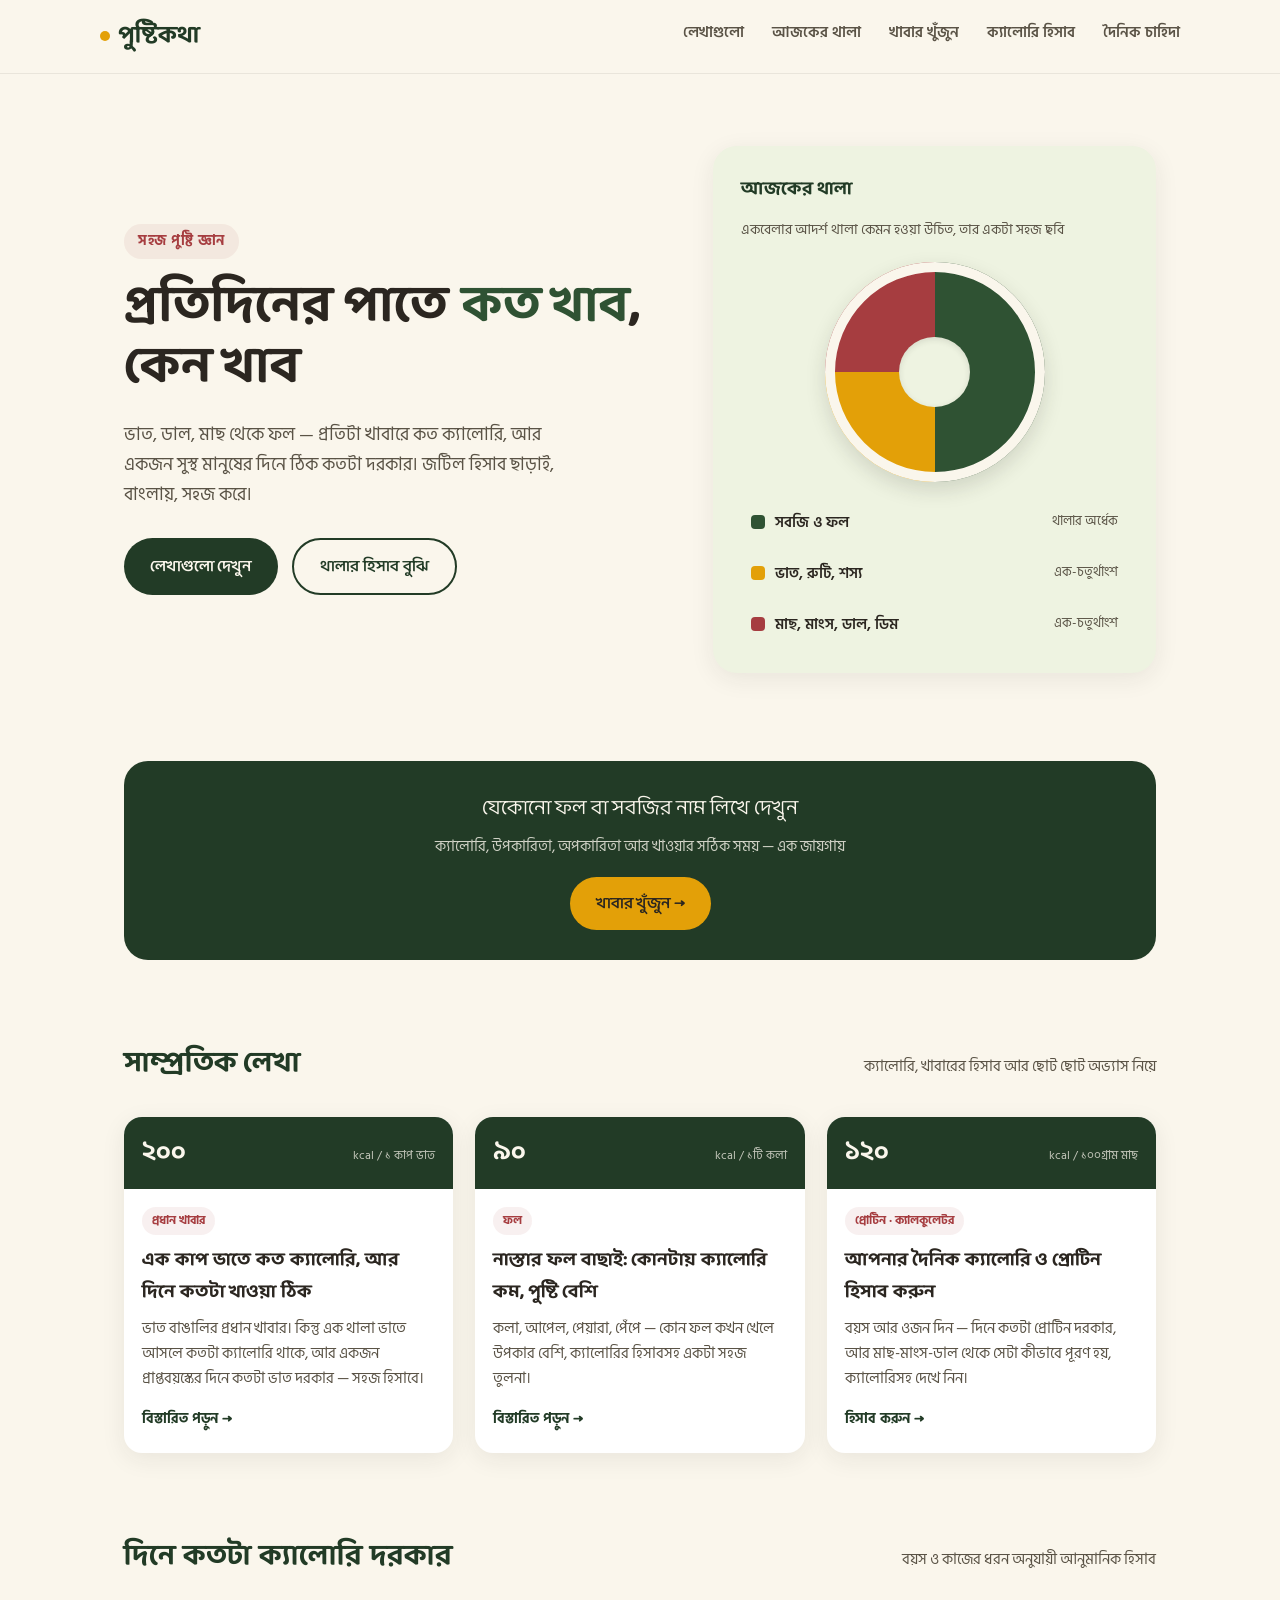
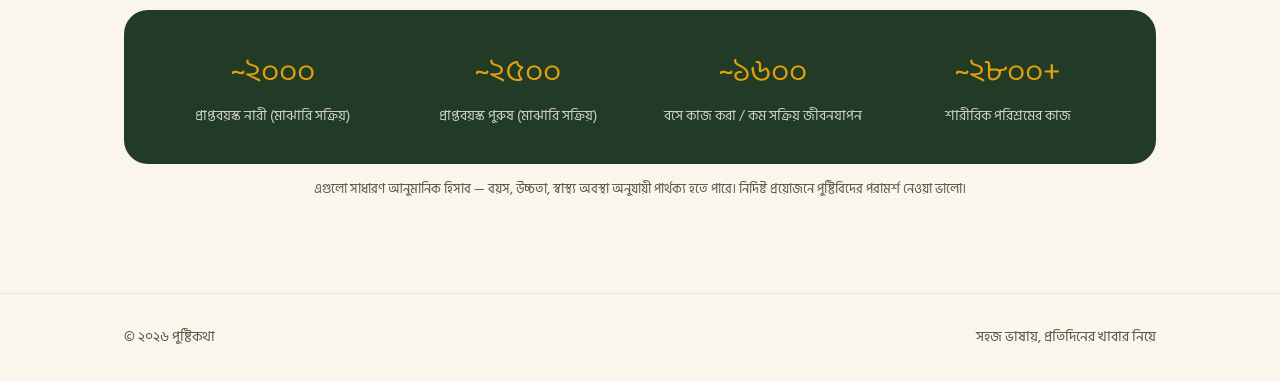
<file: index.html>
<!DOCTYPE html>
<html lang="bn">
<head>
<meta charset="UTF-8">
<meta name="viewport" content="width=device-width, initial-scale=1.0">
<title>পুষ্টিকথা — খাবার, ক্যালোরি ও দৈনন্দিন পুষ্টির গল্প</title>
<meta name="description" content="প্রতিদিনের খাবারে কত ক্যালোরি, কতটা খাওয়া উচিত — সহজ ভাষায় পুষ্টির ব্লগ।">
<link rel="preconnect" href="https://fonts.googleapis.com">
<link rel="preconnect" href="https://fonts.gstatic.com" crossorigin>
<link href="https://fonts.googleapis.com/css2?family=Baloo+Da+2:wght@500;600;700;800&family=Hind+Siliguri:wght@400;500;600;700&display=swap" rel="stylesheet">
<link rel="stylesheet" href="style.css">
</head>
<body>

<header>
  <div class="wrap nav">
    <a href="index.html" class="logo"><span class="dot"></span>পুষ্টিকথা</a>
    <nav class="nav-links" id="navLinks">
      <a href="#posts">লেখাগুলো</a>
      <a href="#plate">আজকের থালা</a>
      <a href="khabar-khoj.html">খাবার খুঁজুন</a>
      <a href="calorie-calculator.html">ক্যালোরি হিসাব</a>
      <a href="#need">দৈনিক চাহিদা</a>
    </nav>
    <button class="nav-toggle" id="navToggle" aria-label="মেনু খুলুন">☰</button>
  </div>
</header>

<main>

  <section class="hero">
    <div class="wrap hero-inner">
      <div>
        <span class="eyebrow">সহজ পুষ্টি জ্ঞান</span>
        <h1>প্রতিদিনের পাতে <em>কত খাব</em>, কেন খাব</h1>
        <p class="lede">ভাত, ডাল, মাছ থেকে ফল — প্রতিটা খাবারে কত ক্যালোরি, আর একজন সুস্থ মানুষের দিনে ঠিক কতটা দরকার। জটিল হিসাব ছাড়াই, বাংলায়, সহজ করে।</p>
        <div style="display:flex; gap:14px; flex-wrap:wrap;">
          <a href="#posts" class="btn btn-primary">লেখাগুলো দেখুন</a>
          <a href="#plate" class="btn btn-ghost">থালার হিসাব বুঝি</a>
        </div>
      </div>

      <div class="plate-card" id="plate">
        <h3>আজকের থালা</h3>
        <p class="sub">একবেলার আদর্শ থালা কেমন হওয়া উচিত, তার একটা সহজ ছবি</p>
        <div class="plate" role="img" aria-label="থালার তিনটি ভাগ: অর্ধেক সবজি ও ফল, এক-চতুর্থাংশ শস্য, এক-চতুর্থাংশ প্রোটিন"></div>
        <div class="plate-legend">
          <div class="row">
            <span class="swatch" style="background:var(--forest)"></span>
            <span class="label">সবজি ও ফল</span>
            <span class="note">থালার অর্ধেক</span>
          </div>
          <div class="row">
            <span class="swatch" style="background:var(--turmeric)"></span>
            <span class="label">ভাত, রুটি, শস্য</span>
            <span class="note">এক-চতুর্থাংশ</span>
          </div>
          <div class="row">
            <span class="swatch" style="background:var(--brick)"></span>
            <span class="label">মাছ, মাংস, ডাল, ডিম</span>
            <span class="note">এক-চতুর্থাংশ</span>
          </div>
        </div>
      </div>
    </div>
  </section>

  <section>
    <div class="wrap">
      <div class="need-strip" style="grid-template-columns: 1fr; text-align:center; padding: 30px 24px;">
        <div>
          <div style="font-family: var(--display); font-size:1.3rem; margin-bottom:8px;">যেকোনো ফল বা সবজির নাম লিখে দেখুন</div>
          <div style="color: rgba(250,246,236,0.8); font-size:0.92rem; margin-bottom:18px;">ক্যালোরি, উপকারিতা, অপকারিতা আর খাওয়ার সঠিক সময় — এক জায়গায়</div>
          <a href="khabar-khoj.html" class="btn" style="background:var(--turmeric); color:var(--ink);">খাবার খুঁজুন →</a>
        </div>
      </div>
    </div>
  </section>

  <section id="posts">
    <div class="wrap">
      <div class="section-head">
        <h2>সাম্প্রতিক লেখা</h2>
        <p>ক্যালোরি, খাবারের হিসাব আর ছোট ছোট অভ্যাস নিয়ে</p>
      </div>

      <div class="grid">

        <a href="post-bhat-o-calorie.html" class="card">
          <div class="kcal-tag">
            <span class="num">২০০</span>
            <span class="unit">kcal / ১ কাপ ভাত</span>
          </div>
          <div class="card-body">
            <span class="tag">প্রধান খাবার</span>
            <h3>এক কাপ ভাতে কত ক্যালোরি, আর দিনে কতটা খাওয়া ঠিক</h3>
            <p>ভাত বাঙালির প্রধান খাবার। কিন্তু এক থালা ভাতে আসলে কতটা ক্যালোরি থাকে, আর একজন প্রাপ্তবয়স্কের দিনে কতটা ভাত দরকার — সহজ হিসাবে।</p>
            <span class="read">বিস্তারিত পড়ুন →</span>
          </div>
        </a>

        <a href="post-nastar-fol.html" class="card">
          <div class="kcal-tag">
            <span class="num">৯০</span>
            <span class="unit">kcal / ১টি কলা</span>
          </div>
          <div class="card-body">
            <span class="tag">ফল</span>
            <h3>নাস্তার ফল বাছাই: কোনটায় ক্যালোরি কম, পুষ্টি বেশি</h3>
            <p>কলা, আপেল, পেয়ারা, পেঁপে — কোন ফল কখন খেলে উপকার বেশি, ক্যালোরির হিসাবসহ একটা সহজ তুলনা।</p>
            <span class="read">বিস্তারিত পড়ুন →</span>
          </div>
        </a>

        <a href="calorie-calculator.html" class="card">
          <div class="kcal-tag">
            <span class="num">১২০</span>
            <span class="unit">kcal / ১০০গ্রাম মাছ</span>
          </div>
          <div class="card-body">
            <span class="tag">প্রোটিন · ক্যালকুলেটর</span>
            <h3>আপনার দৈনিক ক্যালোরি ও প্রোটিন হিসাব করুন</h3>
            <p>বয়স আর ওজন দিন — দিনে কতটা প্রোটিন দরকার, আর মাছ-মাংস-ডাল থেকে সেটা কীভাবে পূরণ হয়, ক্যালোরিসহ দেখে নিন।</p>
            <span class="read">হিসাব করুন →</span>
          </div>
        </a>

      </div>
    </div>
  </section>

  <section id="need">
    <div class="wrap">
      <div class="section-head">
        <h2>দিনে কতটা ক্যালোরি দরকার</h2>
        <p>বয়স ও কাজের ধরন অনুযায়ী আনুমানিক হিসাব</p>
      </div>
      <div class="need-strip">
        <div class="item">
          <div class="n">~২০০০</div>
          <div class="l">প্রাপ্তবয়স্ক নারী (মাঝারি সক্রিয়)</div>
        </div>
        <div class="item">
          <div class="n">~২৫০০</div>
          <div class="l">প্রাপ্তবয়স্ক পুরুষ (মাঝারি সক্রিয়)</div>
        </div>
        <div class="item">
          <div class="n">~১৬০০</div>
          <div class="l">বসে কাজ করা / কম সক্রিয় জীবনযাপন</div>
        </div>
        <div class="item">
          <div class="n">~২৮০০+</div>
          <div class="l">শারীরিক পরিশ্রমের কাজ</div>
        </div>
      </div>
      <p class="need-note">এগুলো সাধারণ আনুমানিক হিসাব — বয়স, উচ্চতা, স্বাস্থ্য অবস্থা অনুযায়ী পার্থক্য হতে পারে। নির্দিষ্ট প্রয়োজনে পুষ্টিবিদের পরামর্শ নেওয়া ভালো।</p>
    </div>
  </section>

</main>

<footer>
  <div class="wrap footer-inner">
    <span>© ২০২৬ পুষ্টিকথা</span>
    <span>সহজ ভাষায়, প্রতিদিনের খাবার নিয়ে</span>
  </div>
</footer>

<script src="script.js"></script>
</body>
</html>
</file>
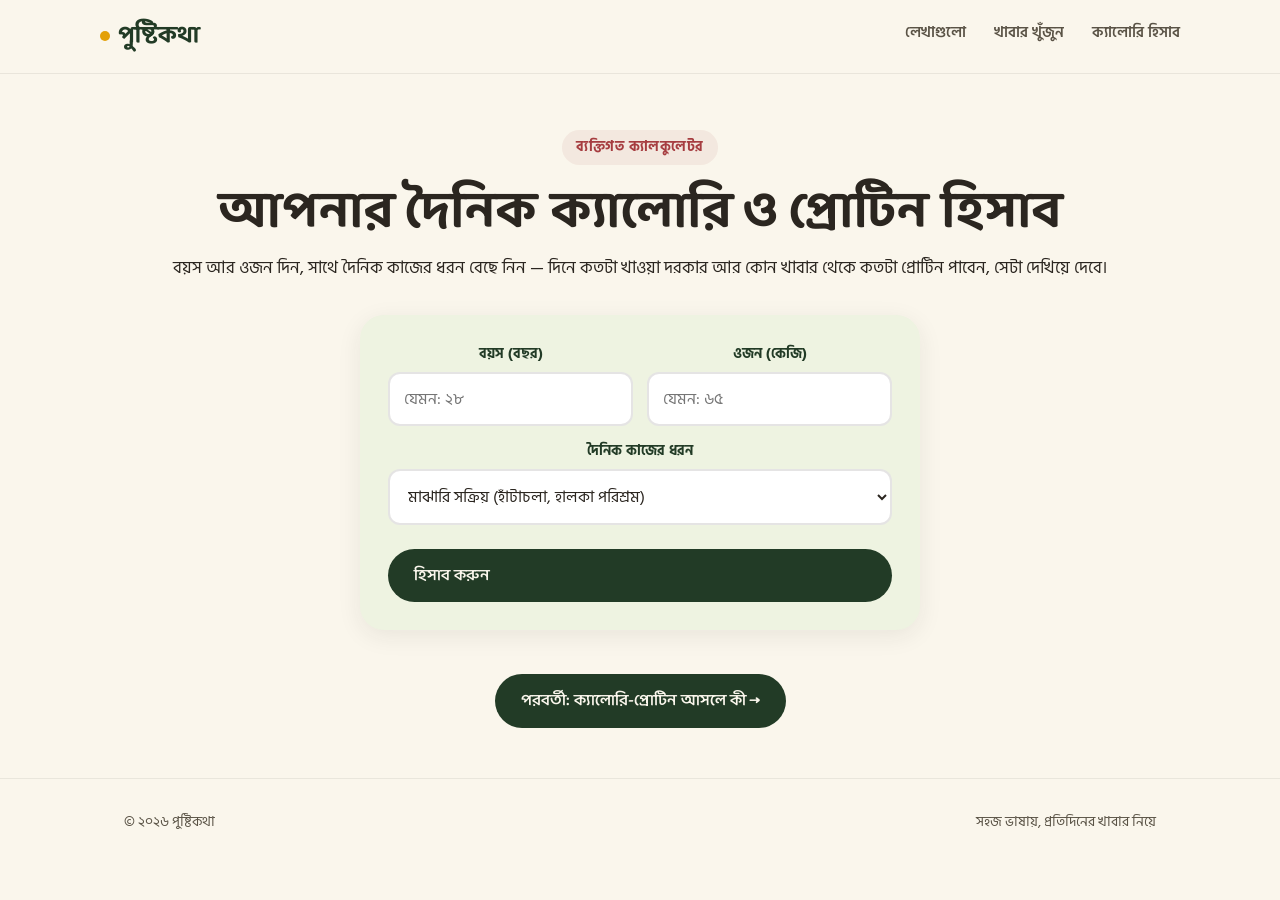
<file: calorie-calculator-.html>
<!DOCTYPE html>
<html lang="bn">
<head>
<meta charset="UTF-8">
<meta name="viewport" content="width=device-width, initial-scale=1.0">
<title>দৈনিক ক্যালোরি ও প্রোটিন হিসাব করুন | পুষ্টিকথা</title>
<meta name="description" content="বয়স আর ওজন দিন — দিনে কতটা ক্যালোরি ও প্রোটিন দরকার, আর কোন মাছ-মাংস-ডাল থেকে কতটা প্রোটিন পাবেন জেনে নিন।">
<link rel="preconnect" href="https://fonts.googleapis.com">
<link rel="preconnect" href="https://fonts.gstatic.com" crossorigin>
<link href="https://fonts.googleapis.com/css2?family=Baloo+Da+2:wght@500;600;700;800&family=Hind+Siliguri:wght@400;500;600;700&display=swap" rel="stylesheet">
<link rel="stylesheet" href="style.css">
</head>
<body>

<header>
  <div class="wrap nav">
    <a href="index.html" class="logo"><span class="dot"></span>পুষ্টিকথা</a>
    <nav class="nav-links" id="navLinks">
      <a href="index.html#posts">লেখাগুলো</a>
      <a href="khabar-khoj.html">খাবার খুঁজুন</a>
      <a href="calorie-calculator.html">ক্যালোরি হিসাব</a>
    </nav>
    <button class="nav-toggle" id="navToggle" aria-label="মেনু খুলুন">☰</button>
  </div>
</header>

<main class="wrap">

  <section class="search-hero">
    <span class="eyebrow">ব্যক্তিগত ক্যালকুলেটর</span>
    <h1>আপনার দৈনিক ক্যালোরি ও প্রোটিন হিসাব</h1>
    <p class="lede">বয়স আর ওজন দিন, সাথে দৈনিক কাজের ধরন বেছে নিন — দিনে কতটা খাওয়া দরকার আর কোন খাবার থেকে কতটা প্রোটিন পাবেন, সেটা দেখিয়ে দেবে।</p>

    <div class="calc-form">
      <div class="calc-row">
        <div class="calc-field">
          <label for="age">বয়স (বছর)</label>
          <input type="number" id="age" min="10" max="100" placeholder="যেমন: ২৮" inputmode="numeric">
        </div>
        <div class="calc-field">
          <label for="weight">ওজন (কেজি)</label>
          <input type="number" id="weight" min="20" max="200" placeholder="যেমন: ৬৫" inputmode="numeric">
        </div>
      </div>
      <div class="calc-field" style="margin-bottom:18px;">
        <label for="activity">দৈনিক কাজের ধরন</label>
        <select id="activity">
          <option value="low">কম সক্রিয় (বেশিরভাগ সময় বসে কাজ)</option>
          <option value="medium" selected>মাঝারি সক্রিয় (হাঁটাচলা, হালকা পরিশ্রম)</option>
          <option value="high">বেশি সক্রিয় (শারীরিক পরিশ্রমের কাজ / নিয়মিত ব্যায়াম)</option>
        </select>
      </div>
      <button type="button" class="btn btn-primary calc-submit" id="calcBtn">হিসাব করুন</button>
      <p id="calcError" style="display:none; color: var(--brick); font-size:0.85rem; text-align:center; margin: 12px 0 0;">দয়া করে বয়স ও ওজন দুটোই সঠিকভাবে লিখুন।</p>
    </div>
  </section>

  <div class="calc-result" id="calcResult">

    <div class="result-top">
      <div class="result-card">
        <div class="n" id="resCalories">--</div>
        <div class="l">দৈনিক আনুমানিক ক্যালোরি</div>
      </div>
      <div class="result-card">
        <div class="n" id="resProtein">--</div>
        <div class="l">দৈনিক আনুমানিক প্রোটিন</div>
      </div>
    </div>

    <div class="plate-breakdown">
      <div class="row">
        <span class="swatch" style="background:var(--turmeric)"></span>
        <span class="label">ভাত, রুটি, শস্য জাতীয় (মোট ক্যালোরির ২৫%)</span>
        <span class="val" id="resGrain">--</span>
      </div>
      <div class="row">
        <span class="swatch" style="background:var(--forest)"></span>
        <span class="label">সবজি ও ফল (মোট ক্যালোরির ৫০%)</span>
        <span class="val" id="resVeg">--</span>
      </div>
      <div class="row">
        <span class="swatch" style="background:var(--brick)"></span>
        <span class="label">মাছ, মাংস, ডাল, ডিম (মোট ক্যালোরির ২৫%)</span>
        <span class="val" id="resProteinCal">--</span>
      </div>
    </div>

    <div class="section-head">
      <h2>প্রোটিনের উৎস: কোনটায় কত</h2>
      <p>১০০ গ্রাম মাছ-মাংস বা ১ কাপ রান্না করা ডালে যা পাবেন</p>
    </div>

    <div class="protein-table-wrap">
      <table class="protein-table">
        <thead>
          <tr><th>খাবার</th><th>ক্যালোরি</th><th>প্রোটিন</th></tr>
        </thead>
        <tbody id="proteinTableBody"></tbody>
      </table>
    </div>

    <p class="calc-disclaimer">এই হিসাব একটা সাধারণ আনুমানিক গাইডলাইন মাত্র — শরীরের গঠন, স্বাস্থ্য অবস্থা ও ওষুধ অনুযায়ী প্রকৃত প্রয়োজন ভিন্ন হতে পারে। নির্দিষ্ট প্রয়োজনে পুষ্টিবিদের পরামর্শ নেওয়া ভালো।</p>
  </div>

  <div style="text-align:center; margin: 20px 0 50px;">
    <a href="khaddo-upadan.html" class="btn btn-primary">পরবর্তী: ক্যালোরি-প্রোটিন আসলে কী →</a>
  </div>

</main>

<footer>
  <div class="wrap footer-inner">
    <span>© ২০২৬ পুষ্টিকথা</span>
    <span>সহজ ভাষায়, প্রতিদিনের খাবার নিয়ে</span>
  </div>
</footer>

<script src="food-database.js"></script>
<script src="script.js"></script>
<script>
  const calcBtn = document.getElementById('calcBtn');
  const calcError = document.getElementById('calcError');
  const calcResult = document.getElementById('calcResult');

  function toBanglaDigits(num) {
    const bn = ['০','১','২','৩','৪','৫','৬','৭','৮','৯'];
    return String(Math.round(num)).replace(/\d/g, (d) => bn[d]);
  }

  function renderProteinTable() {
    const tbody = document.getElementById('proteinTableBody');
    tbody.innerHTML = '';
    const proteinFoods = foodDatabase.filter((item) => item.type === 'প্রোটিন');
    proteinFoods.forEach((item) => {
      const tr = document.createElement('tr');
      tr.innerHTML = `
        <td>${item.name}</td>
        <td>${item.kcal}</td>
        <td class="protein-val">${item.protein || '—'}</td>
      `;
      tbody.appendChild(tr);
    });
  }

  calcBtn.addEventListener('click', () => {
    const age = parseFloat(document.getElementById('age').value);
    const weight = parseFloat(document.getElementById('weight').value);
    const activity = document.getElementById('activity').value;

    if (!age || !weight || age < 5 || weight < 15) {
      calcError.style.display = 'block';
      calcResult.classList.remove('show');
      return;
    }
    calcError.style.display = 'none';

    const calorieFactor = { low: 26, medium: 31, high: 38 }[activity];
    const proteinFactor = { low: 0.8, medium: 1.0, high: 1.2 }[activity];

    let totalCalories = weight * calorieFactor;
    if (age >= 50) totalCalories *= 0.95;
    const totalProtein = weight * proteinFactor;

    document.getElementById('resCalories').textContent = toBanglaDigits(totalCalories) + ' kcal';
    document.getElementById('resProtein').textContent = toBanglaDigits(totalProtein) + ' গ্রাম';

    document.getElementById('resGrain').textContent = toBanglaDigits(totalCalories * 0.25) + ' kcal';
    document.getElementById('resVeg').textContent = toBanglaDigits(totalCalories * 0.50) + ' kcal';
    document.getElementById('resProteinCal').textContent = toBanglaDigits(totalCalories * 0.25) + ' kcal';

    renderProteinTable();
    calcResult.classList.add('show');
    calcResult.scrollIntoView({ behavior: 'smooth', block: 'start' });
  });
</script>
</body>
</html>
</file>
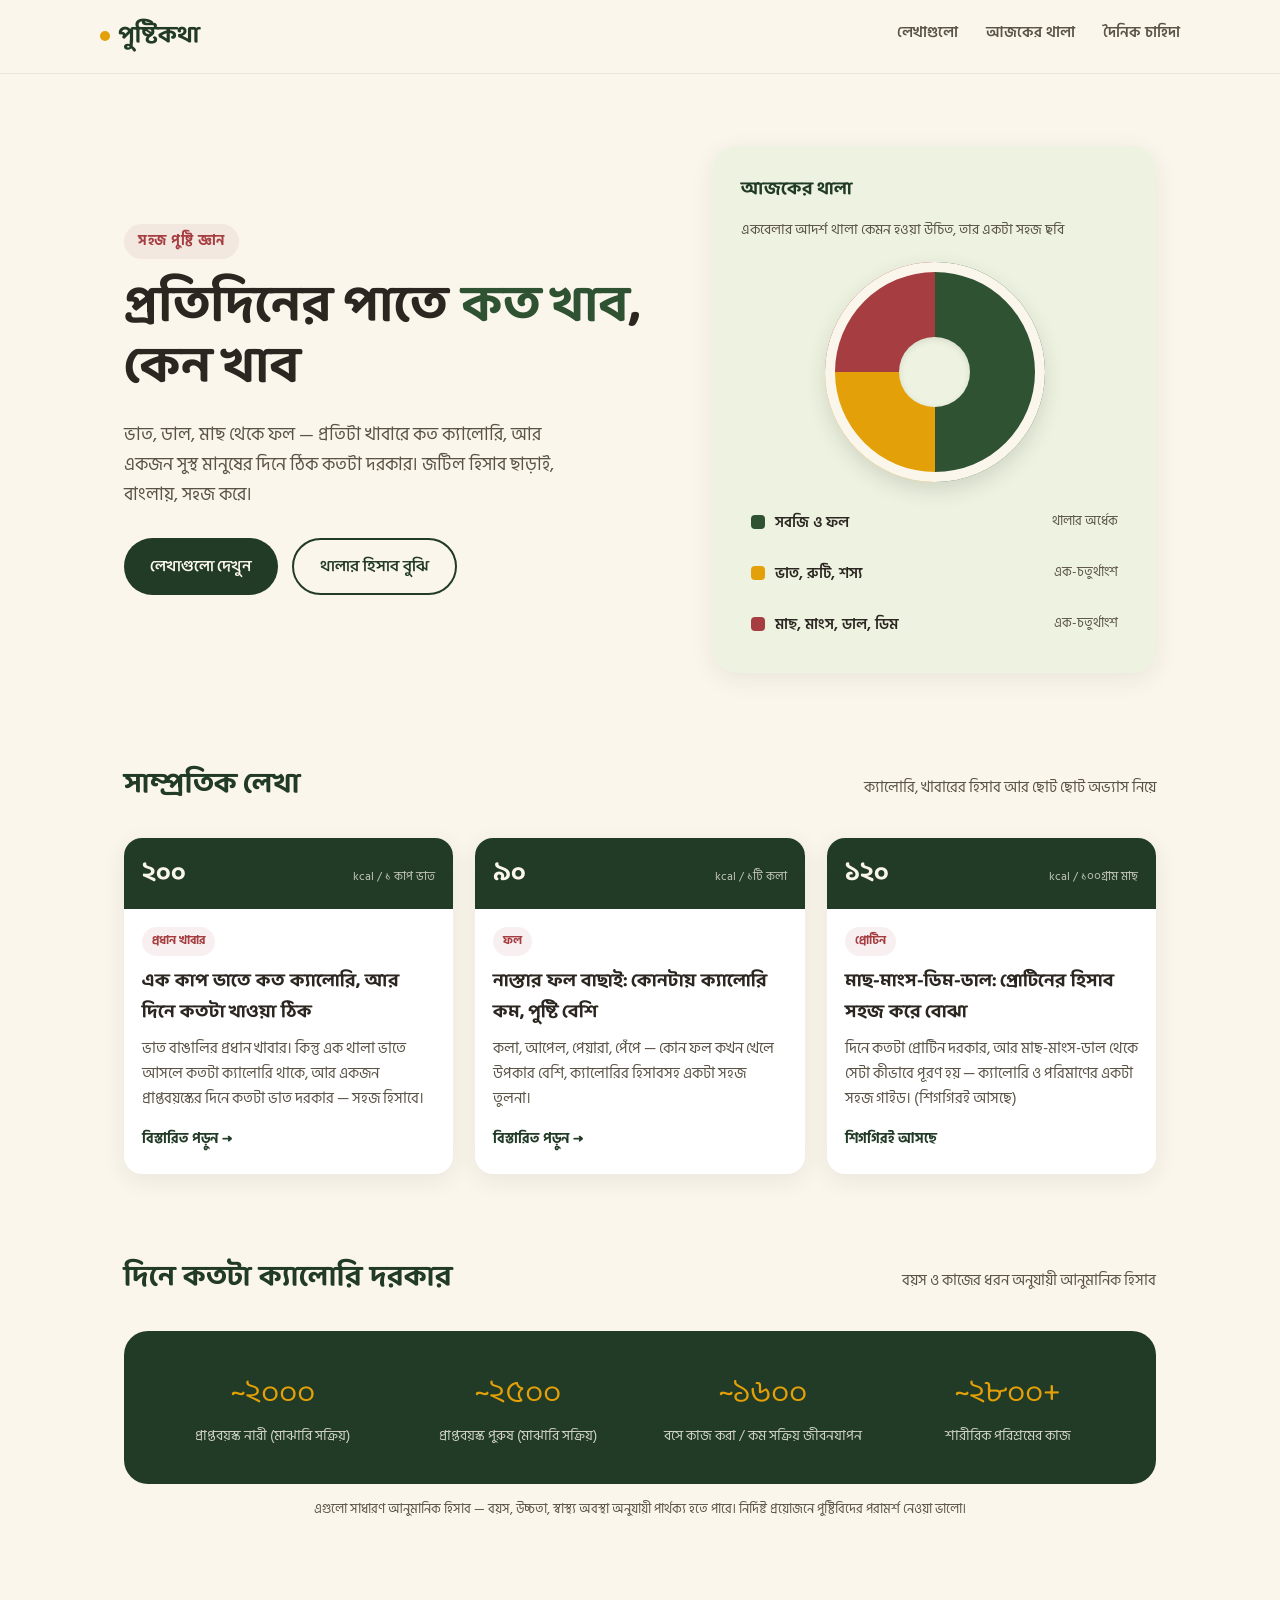
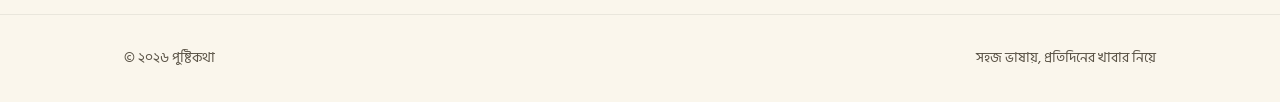
<file: index-1.html>
<!DOCTYPE html>
<html lang="bn">
<head>
<meta charset="UTF-8">
<meta name="viewport" content="width=device-width, initial-scale=1.0">
<title>পুষ্টিকথা — খাবার, ক্যালোরি ও দৈনন্দিন পুষ্টির গল্প</title>
<meta name="description" content="প্রতিদিনের খাবারে কত ক্যালোরি, কতটা খাওয়া উচিত — সহজ ভাষায় পুষ্টির ব্লগ।">
<link rel="preconnect" href="https://fonts.googleapis.com">
<link rel="preconnect" href="https://fonts.gstatic.com" crossorigin>
<link href="https://fonts.googleapis.com/css2?family=Baloo+Da+2:wght@500;600;700;800&family=Hind+Siliguri:wght@400;500;600;700&display=swap" rel="stylesheet">
<link rel="stylesheet" href="style.css">
</head>
<body>

<header>
  <div class="wrap nav">
    <a href="index.html" class="logo"><span class="dot"></span>পুষ্টিকথা</a>
    <nav class="nav-links" id="navLinks">
      <a href="#posts">লেখাগুলো</a>
      <a href="#plate">আজকের থালা</a>
      <a href="#need">দৈনিক চাহিদা</a>
    </nav>
    <button class="nav-toggle" id="navToggle" aria-label="মেনু খুলুন">☰</button>
  </div>
</header>

<main>

  <section class="hero">
    <div class="wrap hero-inner">
      <div>
        <span class="eyebrow">সহজ পুষ্টি জ্ঞান</span>
        <h1>প্রতিদিনের পাতে <em>কত খাব</em>, কেন খাব</h1>
        <p class="lede">ভাত, ডাল, মাছ থেকে ফল — প্রতিটা খাবারে কত ক্যালোরি, আর একজন সুস্থ মানুষের দিনে ঠিক কতটা দরকার। জটিল হিসাব ছাড়াই, বাংলায়, সহজ করে।</p>
        <div style="display:flex; gap:14px; flex-wrap:wrap;">
          <a href="#posts" class="btn btn-primary">লেখাগুলো দেখুন</a>
          <a href="#plate" class="btn btn-ghost">থালার হিসাব বুঝি</a>
        </div>
      </div>

      <div class="plate-card" id="plate">
        <h3>আজকের থালা</h3>
        <p class="sub">একবেলার আদর্শ থালা কেমন হওয়া উচিত, তার একটা সহজ ছবি</p>
        <div class="plate" role="img" aria-label="থালার তিনটি ভাগ: অর্ধেক সবজি ও ফল, এক-চতুর্থাংশ শস্য, এক-চতুর্থাংশ প্রোটিন"></div>
        <div class="plate-legend">
          <div class="row">
            <span class="swatch" style="background:var(--forest)"></span>
            <span class="label">সবজি ও ফল</span>
            <span class="note">থালার অর্ধেক</span>
          </div>
          <div class="row">
            <span class="swatch" style="background:var(--turmeric)"></span>
            <span class="label">ভাত, রুটি, শস্য</span>
            <span class="note">এক-চতুর্থাংশ</span>
          </div>
          <div class="row">
            <span class="swatch" style="background:var(--brick)"></span>
            <span class="label">মাছ, মাংস, ডাল, ডিম</span>
            <span class="note">এক-চতুর্থাংশ</span>
          </div>
        </div>
      </div>
    </div>
  </section>

  <section id="posts">
    <div class="wrap">
      <div class="section-head">
        <h2>সাম্প্রতিক লেখা</h2>
        <p>ক্যালোরি, খাবারের হিসাব আর ছোট ছোট অভ্যাস নিয়ে</p>
      </div>

      <div class="grid">

        <a href="post-bhat-o-calorie.html" class="card">
          <div class="kcal-tag">
            <span class="num">২০০</span>
            <span class="unit">kcal / ১ কাপ ভাত</span>
          </div>
          <div class="card-body">
            <span class="tag">প্রধান খাবার</span>
            <h3>এক কাপ ভাতে কত ক্যালোরি, আর দিনে কতটা খাওয়া ঠিক</h3>
            <p>ভাত বাঙালির প্রধান খাবার। কিন্তু এক থালা ভাতে আসলে কতটা ক্যালোরি থাকে, আর একজন প্রাপ্তবয়স্কের দিনে কতটা ভাত দরকার — সহজ হিসাবে।</p>
            <span class="read">বিস্তারিত পড়ুন →</span>
          </div>
        </a>

        <a href="post-nastar-fol.html" class="card">
          <div class="kcal-tag">
            <span class="num">৯০</span>
            <span class="unit">kcal / ১টি কলা</span>
          </div>
          <div class="card-body">
            <span class="tag">ফল</span>
            <h3>নাস্তার ফল বাছাই: কোনটায় ক্যালোরি কম, পুষ্টি বেশি</h3>
            <p>কলা, আপেল, পেয়ারা, পেঁপে — কোন ফল কখন খেলে উপকার বেশি, ক্যালোরির হিসাবসহ একটা সহজ তুলনা।</p>
            <span class="read">বিস্তারিত পড়ুন →</span>
          </div>
        </a>

        <div class="card">
          <div class="kcal-tag">
            <span class="num">১২০</span>
            <span class="unit">kcal / ১০০গ্রাম মাছ</span>
          </div>
          <div class="card-body">
            <span class="tag">প্রোটিন</span>
            <h3>মাছ-মাংস-ডিম-ডাল: প্রোটিনের হিসাব সহজ করে বোঝা</h3>
            <p>দিনে কতটা প্রোটিন দরকার, আর মাছ-মাংস-ডাল থেকে সেটা কীভাবে পূরণ হয় — ক্যালোরি ও পরিমাণের একটা সহজ গাইড। (শিগগিরই আসছে)</p>
            <span class="read">শিগগিরই আসছে</span>
          </div>
        </div>

      </div>
    </div>
  </section>

  <section id="need">
    <div class="wrap">
      <div class="section-head">
        <h2>দিনে কতটা ক্যালোরি দরকার</h2>
        <p>বয়স ও কাজের ধরন অনুযায়ী আনুমানিক হিসাব</p>
      </div>
      <div class="need-strip">
        <div class="item">
          <div class="n">~২০০০</div>
          <div class="l">প্রাপ্তবয়স্ক নারী (মাঝারি সক্রিয়)</div>
        </div>
        <div class="item">
          <div class="n">~২৫০০</div>
          <div class="l">প্রাপ্তবয়স্ক পুরুষ (মাঝারি সক্রিয়)</div>
        </div>
        <div class="item">
          <div class="n">~১৬০০</div>
          <div class="l">বসে কাজ করা / কম সক্রিয় জীবনযাপন</div>
        </div>
        <div class="item">
          <div class="n">~২৮০০+</div>
          <div class="l">শারীরিক পরিশ্রমের কাজ</div>
        </div>
      </div>
      <p class="need-note">এগুলো সাধারণ আনুমানিক হিসাব — বয়স, উচ্চতা, স্বাস্থ্য অবস্থা অনুযায়ী পার্থক্য হতে পারে। নির্দিষ্ট প্রয়োজনে পুষ্টিবিদের পরামর্শ নেওয়া ভালো।</p>
    </div>
  </section>

</main>

<footer>
  <div class="wrap footer-inner">
    <span>© ২০২৬ পুষ্টিকথা</span>
    <span>সহজ ভাষায়, প্রতিদিনের খাবার নিয়ে</span>
  </div>
</footer>

<script src="script.js"></script>
</body>
</html>
</file>
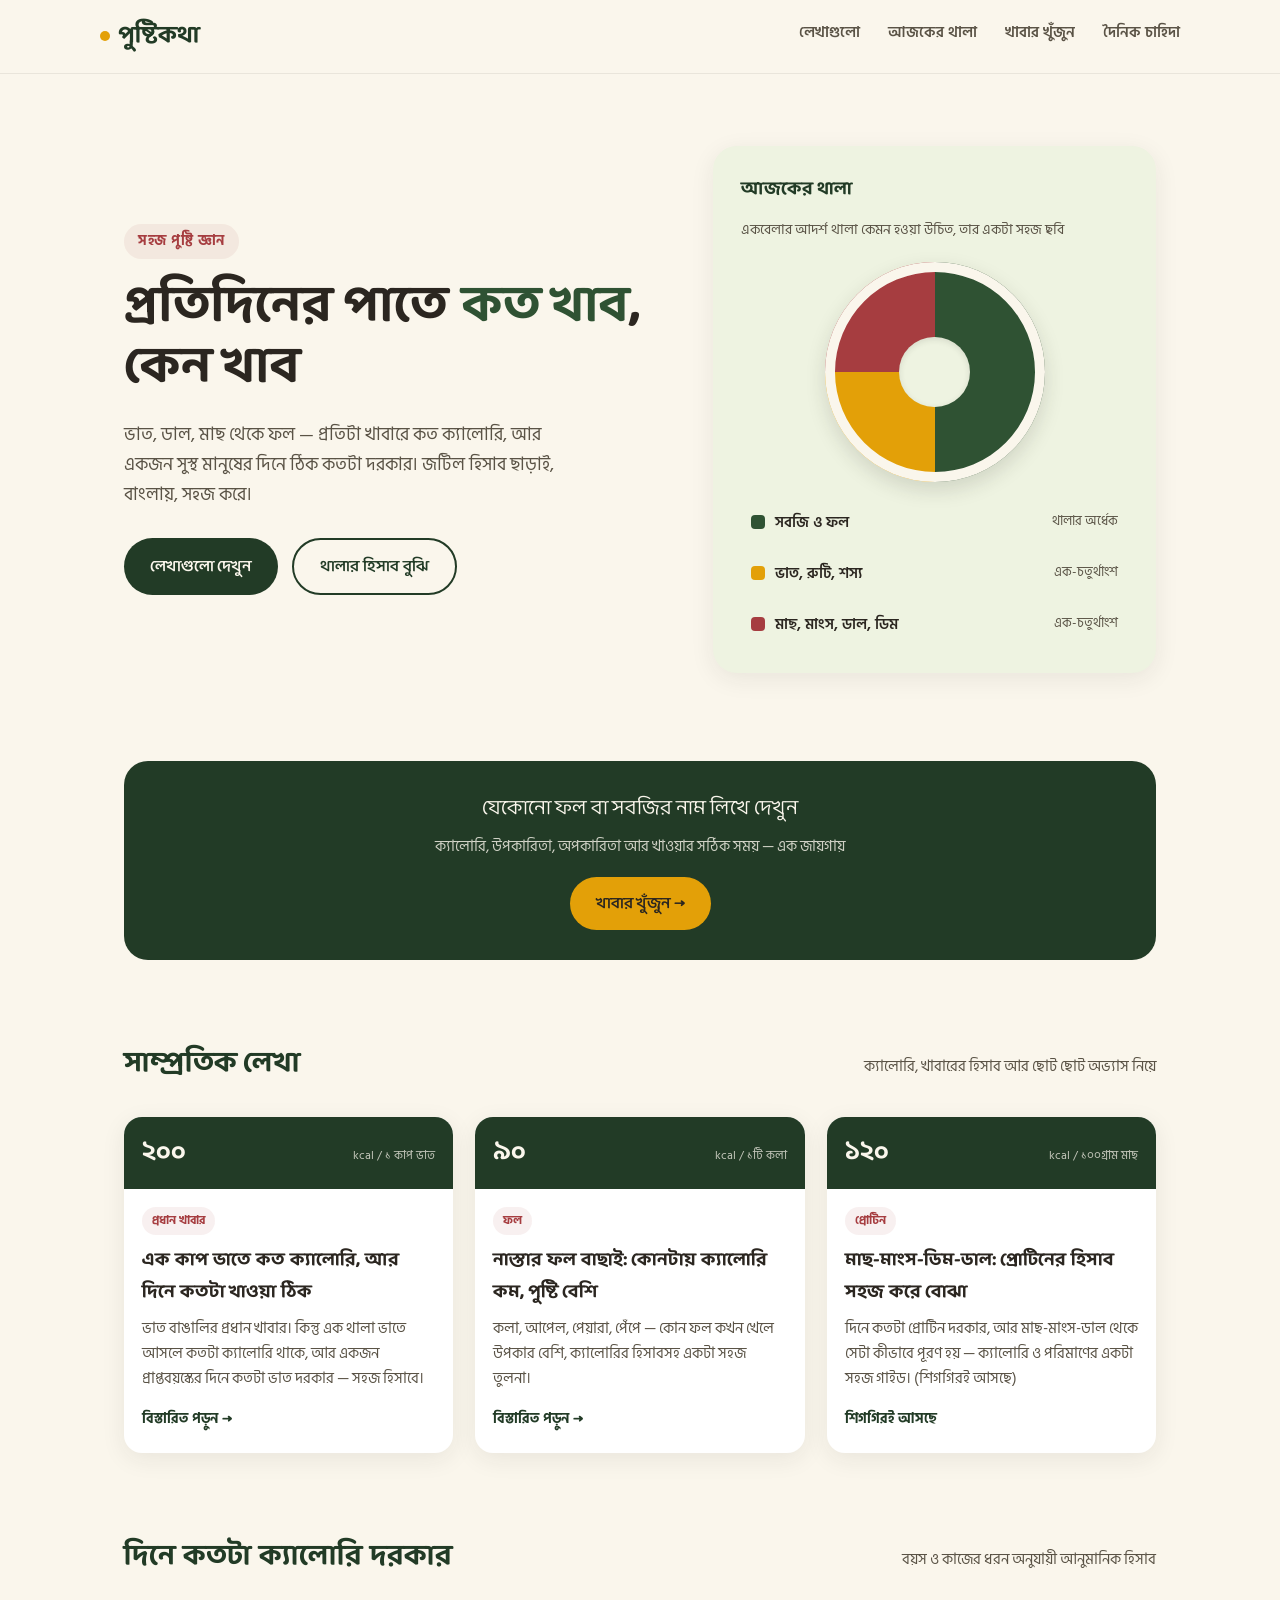
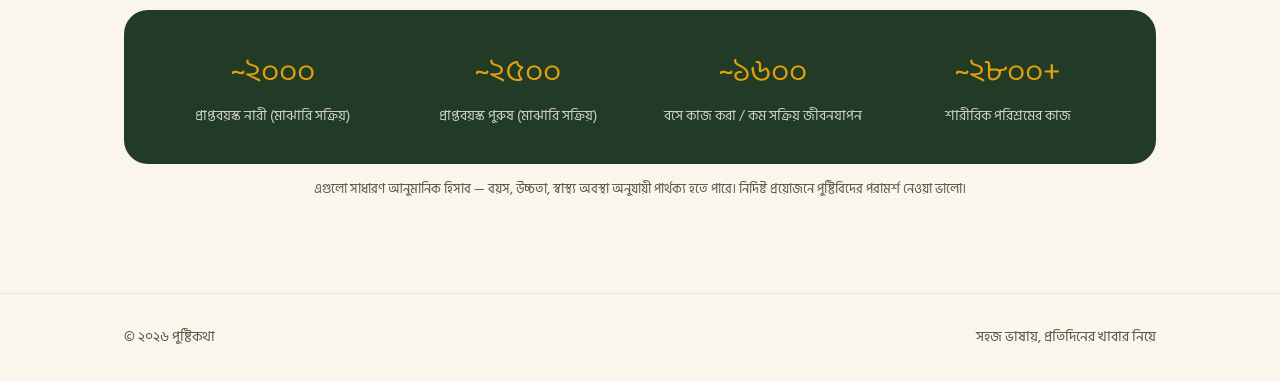
<file: index-2.html>
<!DOCTYPE html>
<html lang="bn">
<head>
<meta charset="UTF-8">
<meta name="viewport" content="width=device-width, initial-scale=1.0">
<title>পুষ্টিকথা — খাবার, ক্যালোরি ও দৈনন্দিন পুষ্টির গল্প</title>
<meta name="description" content="প্রতিদিনের খাবারে কত ক্যালোরি, কতটা খাওয়া উচিত — সহজ ভাষায় পুষ্টির ব্লগ।">
<link rel="preconnect" href="https://fonts.googleapis.com">
<link rel="preconnect" href="https://fonts.gstatic.com" crossorigin>
<link href="https://fonts.googleapis.com/css2?family=Baloo+Da+2:wght@500;600;700;800&family=Hind+Siliguri:wght@400;500;600;700&display=swap" rel="stylesheet">
<link rel="stylesheet" href="style.css">
</head>
<body>

<header>
  <div class="wrap nav">
    <a href="index.html" class="logo"><span class="dot"></span>পুষ্টিকথা</a>
    <nav class="nav-links" id="navLinks">
      <a href="#posts">লেখাগুলো</a>
      <a href="#plate">আজকের থালা</a>
      <a href="khabar-khoj.html">খাবার খুঁজুন</a>
      <a href="#need">দৈনিক চাহিদা</a>
    </nav>
    <button class="nav-toggle" id="navToggle" aria-label="মেনু খুলুন">☰</button>
  </div>
</header>

<main>

  <section class="hero">
    <div class="wrap hero-inner">
      <div>
        <span class="eyebrow">সহজ পুষ্টি জ্ঞান</span>
        <h1>প্রতিদিনের পাতে <em>কত খাব</em>, কেন খাব</h1>
        <p class="lede">ভাত, ডাল, মাছ থেকে ফল — প্রতিটা খাবারে কত ক্যালোরি, আর একজন সুস্থ মানুষের দিনে ঠিক কতটা দরকার। জটিল হিসাব ছাড়াই, বাংলায়, সহজ করে।</p>
        <div style="display:flex; gap:14px; flex-wrap:wrap;">
          <a href="#posts" class="btn btn-primary">লেখাগুলো দেখুন</a>
          <a href="#plate" class="btn btn-ghost">থালার হিসাব বুঝি</a>
        </div>
      </div>

      <div class="plate-card" id="plate">
        <h3>আজকের থালা</h3>
        <p class="sub">একবেলার আদর্শ থালা কেমন হওয়া উচিত, তার একটা সহজ ছবি</p>
        <div class="plate" role="img" aria-label="থালার তিনটি ভাগ: অর্ধেক সবজি ও ফল, এক-চতুর্থাংশ শস্য, এক-চতুর্থাংশ প্রোটিন"></div>
        <div class="plate-legend">
          <div class="row">
            <span class="swatch" style="background:var(--forest)"></span>
            <span class="label">সবজি ও ফল</span>
            <span class="note">থালার অর্ধেক</span>
          </div>
          <div class="row">
            <span class="swatch" style="background:var(--turmeric)"></span>
            <span class="label">ভাত, রুটি, শস্য</span>
            <span class="note">এক-চতুর্থাংশ</span>
          </div>
          <div class="row">
            <span class="swatch" style="background:var(--brick)"></span>
            <span class="label">মাছ, মাংস, ডাল, ডিম</span>
            <span class="note">এক-চতুর্থাংশ</span>
          </div>
        </div>
      </div>
    </div>
  </section>

  <section>
    <div class="wrap">
      <div class="need-strip" style="grid-template-columns: 1fr; text-align:center; padding: 30px 24px;">
        <div>
          <div style="font-family: var(--display); font-size:1.3rem; margin-bottom:8px;">যেকোনো ফল বা সবজির নাম লিখে দেখুন</div>
          <div style="color: rgba(250,246,236,0.8); font-size:0.92rem; margin-bottom:18px;">ক্যালোরি, উপকারিতা, অপকারিতা আর খাওয়ার সঠিক সময় — এক জায়গায়</div>
          <a href="khabar-khoj.html" class="btn" style="background:var(--turmeric); color:var(--ink);">খাবার খুঁজুন →</a>
        </div>
      </div>
    </div>
  </section>

  <section id="posts">
    <div class="wrap">
      <div class="section-head">
        <h2>সাম্প্রতিক লেখা</h2>
        <p>ক্যালোরি, খাবারের হিসাব আর ছোট ছোট অভ্যাস নিয়ে</p>
      </div>

      <div class="grid">

        <a href="post-bhat-o-calorie.html" class="card">
          <div class="kcal-tag">
            <span class="num">২০০</span>
            <span class="unit">kcal / ১ কাপ ভাত</span>
          </div>
          <div class="card-body">
            <span class="tag">প্রধান খাবার</span>
            <h3>এক কাপ ভাতে কত ক্যালোরি, আর দিনে কতটা খাওয়া ঠিক</h3>
            <p>ভাত বাঙালির প্রধান খাবার। কিন্তু এক থালা ভাতে আসলে কতটা ক্যালোরি থাকে, আর একজন প্রাপ্তবয়স্কের দিনে কতটা ভাত দরকার — সহজ হিসাবে।</p>
            <span class="read">বিস্তারিত পড়ুন →</span>
          </div>
        </a>

        <a href="post-nastar-fol.html" class="card">
          <div class="kcal-tag">
            <span class="num">৯০</span>
            <span class="unit">kcal / ১টি কলা</span>
          </div>
          <div class="card-body">
            <span class="tag">ফল</span>
            <h3>নাস্তার ফল বাছাই: কোনটায় ক্যালোরি কম, পুষ্টি বেশি</h3>
            <p>কলা, আপেল, পেয়ারা, পেঁপে — কোন ফল কখন খেলে উপকার বেশি, ক্যালোরির হিসাবসহ একটা সহজ তুলনা।</p>
            <span class="read">বিস্তারিত পড়ুন →</span>
          </div>
        </a>

        <div class="card">
          <div class="kcal-tag">
            <span class="num">১২০</span>
            <span class="unit">kcal / ১০০গ্রাম মাছ</span>
          </div>
          <div class="card-body">
            <span class="tag">প্রোটিন</span>
            <h3>মাছ-মাংস-ডিম-ডাল: প্রোটিনের হিসাব সহজ করে বোঝা</h3>
            <p>দিনে কতটা প্রোটিন দরকার, আর মাছ-মাংস-ডাল থেকে সেটা কীভাবে পূরণ হয় — ক্যালোরি ও পরিমাণের একটা সহজ গাইড। (শিগগিরই আসছে)</p>
            <span class="read">শিগগিরই আসছে</span>
          </div>
        </div>

      </div>
    </div>
  </section>

  <section id="need">
    <div class="wrap">
      <div class="section-head">
        <h2>দিনে কতটা ক্যালোরি দরকার</h2>
        <p>বয়স ও কাজের ধরন অনুযায়ী আনুমানিক হিসাব</p>
      </div>
      <div class="need-strip">
        <div class="item">
          <div class="n">~২০০০</div>
          <div class="l">প্রাপ্তবয়স্ক নারী (মাঝারি সক্রিয়)</div>
        </div>
        <div class="item">
          <div class="n">~২৫০০</div>
          <div class="l">প্রাপ্তবয়স্ক পুরুষ (মাঝারি সক্রিয়)</div>
        </div>
        <div class="item">
          <div class="n">~১৬০০</div>
          <div class="l">বসে কাজ করা / কম সক্রিয় জীবনযাপন</div>
        </div>
        <div class="item">
          <div class="n">~২৮০০+</div>
          <div class="l">শারীরিক পরিশ্রমের কাজ</div>
        </div>
      </div>
      <p class="need-note">এগুলো সাধারণ আনুমানিক হিসাব — বয়স, উচ্চতা, স্বাস্থ্য অবস্থা অনুযায়ী পার্থক্য হতে পারে। নির্দিষ্ট প্রয়োজনে পুষ্টিবিদের পরামর্শ নেওয়া ভালো।</p>
    </div>
  </section>

</main>

<footer>
  <div class="wrap footer-inner">
    <span>© ২০২৬ পুষ্টিকথা</span>
    <span>সহজ ভাষায়, প্রতিদিনের খাবার নিয়ে</span>
  </div>
</footer>

<script src="script.js"></script>
</body>
</html>
</file>
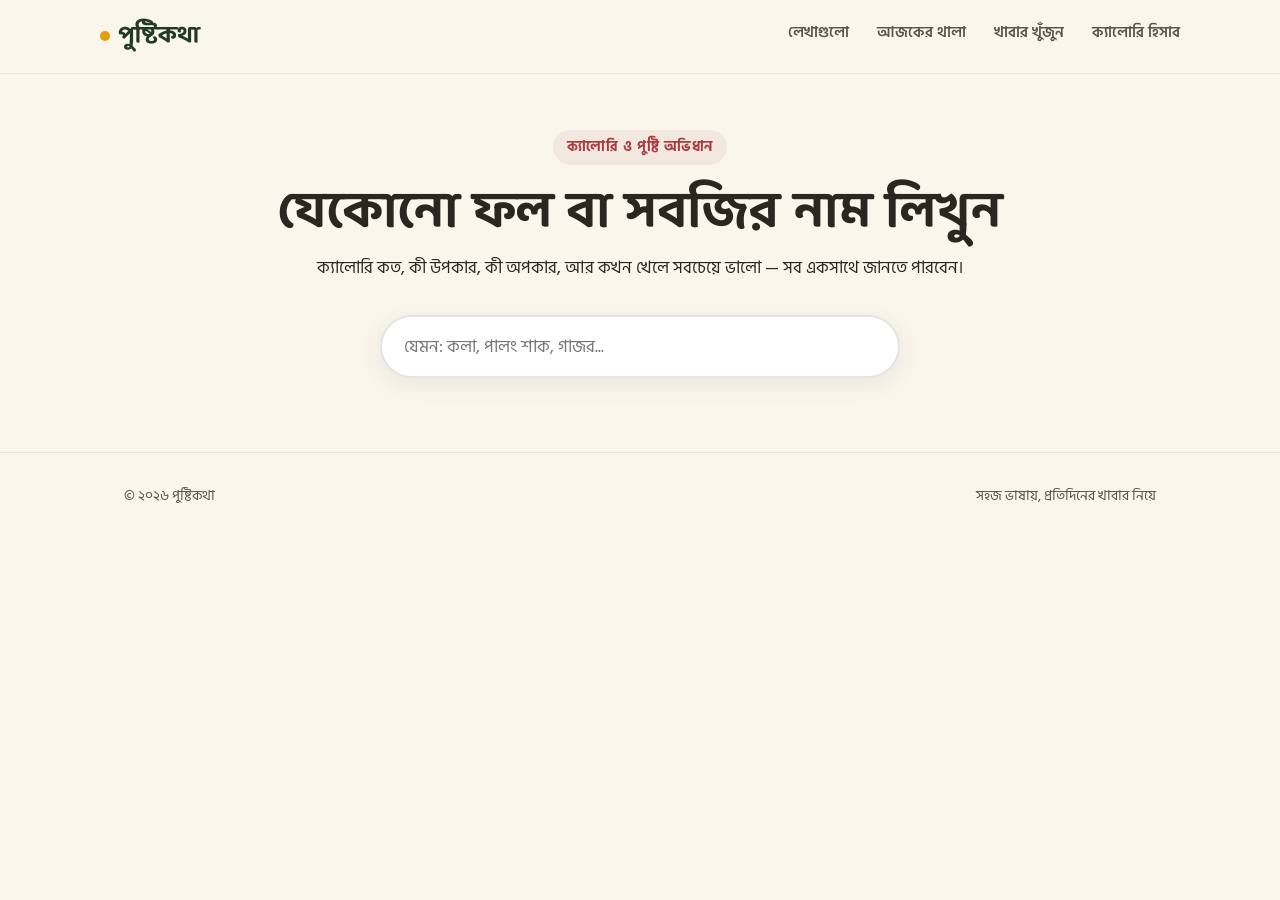
<file: khabar-khoj-.html>
<!DOCTYPE html>
<html lang="bn">
<head>
<meta charset="UTF-8">
<meta name="viewport" content="width=device-width, initial-scale=1.0">
<title>খাবার খুঁজুন — ক্যালোরি, উপকারিতা ও সময় | পুষ্টিকথা</title>
<meta name="description" content="যেকোনো ফল বা সবজির নাম লিখুন — ক্যালোরি, উপকারিতা, অপকারিতা আর খাওয়ার ভালো সময় জেনে নিন।">
<link rel="preconnect" href="https://fonts.googleapis.com">
<link rel="preconnect" href="https://fonts.gstatic.com" crossorigin>
<link href="https://fonts.googleapis.com/css2?family=Baloo+Da+2:wght@500;600;700;800&family=Hind+Siliguri:wght@400;500;600;700&display=swap" rel="stylesheet">
<link rel="stylesheet" href="style.css">
</head>
<body>

<header>
  <div class="wrap nav">
    <a href="index.html" class="logo"><span class="dot"></span>পুষ্টিকথা</a>
    <nav class="nav-links" id="navLinks">
      <a href="index.html#posts">লেখাগুলো</a>
      <a href="index.html#plate">আজকের থালা</a>
      <a href="khabar-khoj.html">খাবার খুঁজুন</a>
      <a href="calorie-calculator.html">ক্যালোরি হিসাব</a>
    </nav>
    <button class="nav-toggle" id="navToggle" aria-label="মেনু খুলুন">☰</button>
  </div>
</header>

<main class="wrap">

  <section class="search-hero">
    <span class="eyebrow">ক্যালোরি ও পুষ্টি অভিধান</span>
    <h1>যেকোনো ফল বা সবজির নাম লিখুন</h1>
    <p class="lede">ক্যালোরি কত, কী উপকার, কী অপকার, আর কখন খেলে সবচেয়ে ভালো — সব একসাথে জানতে পারবেন।</p>

    <div class="search-box">
      <input
        type="text"
        id="searchInput"
        class="search-input"
        placeholder="যেমন: কলা, পালং শাক, গাজর..."
        autocomplete="off"
      >
      <div class="suggestions" id="suggestions"></div>
      <p class="no-result" id="noResult" style="display:none;">এই নামে কিছু পাওয়া যায়নি — বানান আরেকটু মিলিয়ে চেষ্টা করুন।</p>
    </div>
  </section>

  <div class="food-detail" id="foodDetail">
    <div class="food-detail-head">
      <div>
        <h2 id="foodName"></h2>
        <span class="type-tag" id="foodType"></span>
      </div>
      <div class="kcal-big">
        <div class="num" id="foodKcal"></div>
      </div>
    </div>
    <div class="food-detail-body">
      <div class="food-section benefit">
        <div class="head"><span class="dot-sm"></span>উপকারিতা</div>
        <p id="foodBenefit"></p>
      </div>
      <div class="food-section drawback">
        <div class="head"><span class="dot-sm"></span>অপকারিতা / সতর্কতা</div>
        <p id="foodDrawback"></p>
      </div>
      <div class="food-section time">
        <div class="head"><span class="dot-sm"></span>কখন খেলে ভালো</div>
        <p id="foodTime"></p>
      </div>
    </div>
  </div>

</main>

<footer>
  <div class="wrap footer-inner">
    <span>© ২০২৬ পুষ্টিকথা</span>
    <span>সহজ ভাষায়, প্রতিদিনের খাবার নিয়ে</span>
  </div>
</footer>

<script src="food-database.js"></script>
<script src="script.js"></script>
<script>
  const input = document.getElementById('searchInput');
  const suggestionsBox = document.getElementById('suggestions');
  const noResult = document.getElementById('noResult');
  const detailBox = document.getElementById('foodDetail');

  function showDetail(item) {
    document.getElementById('foodName').textContent = item.name;
    document.getElementById('foodType').textContent = item.type;
    document.getElementById('foodKcal').textContent = item.kcal;
    document.getElementById('foodBenefit').textContent = item.benefit;
    document.getElementById('foodDrawback').textContent = item.drawback;
    document.getElementById('foodTime').textContent = item.bestTime;
    detailBox.classList.add('show');
    detailBox.scrollIntoView({ behavior: 'smooth', block: 'nearest' });
  }

  function renderSuggestions(query) {
    suggestionsBox.innerHTML = '';
    noResult.style.display = 'none';

    if (!query.trim()) return;

    const matches = foodDatabase.filter((item) => item.name.includes(query.trim()));

    if (matches.length === 0) {
      noResult.style.display = 'block';
      return;
    }

    matches.slice(0, 8).forEach((item) => {
      const btn = document.createElement('button');
      btn.type = 'button';
      btn.className = 'suggestion-item';
      btn.textContent = `${item.name} · ${item.kcal}`;
      btn.addEventListener('click', () => {
        input.value = item.name;
        suggestionsBox.innerHTML = '';
        showDetail(item);
      });
      suggestionsBox.appendChild(btn);
    });

    // একদম মিলে গেলে সরাসরি বিস্তারিত দেখাই
    const exact = foodDatabase.find((item) => item.name === query.trim());
    if (exact) showDetail(exact);
  }

  input.addEventListener('input', (e) => renderSuggestions(e.target.value));
</script>
</body>
</html>
</file>
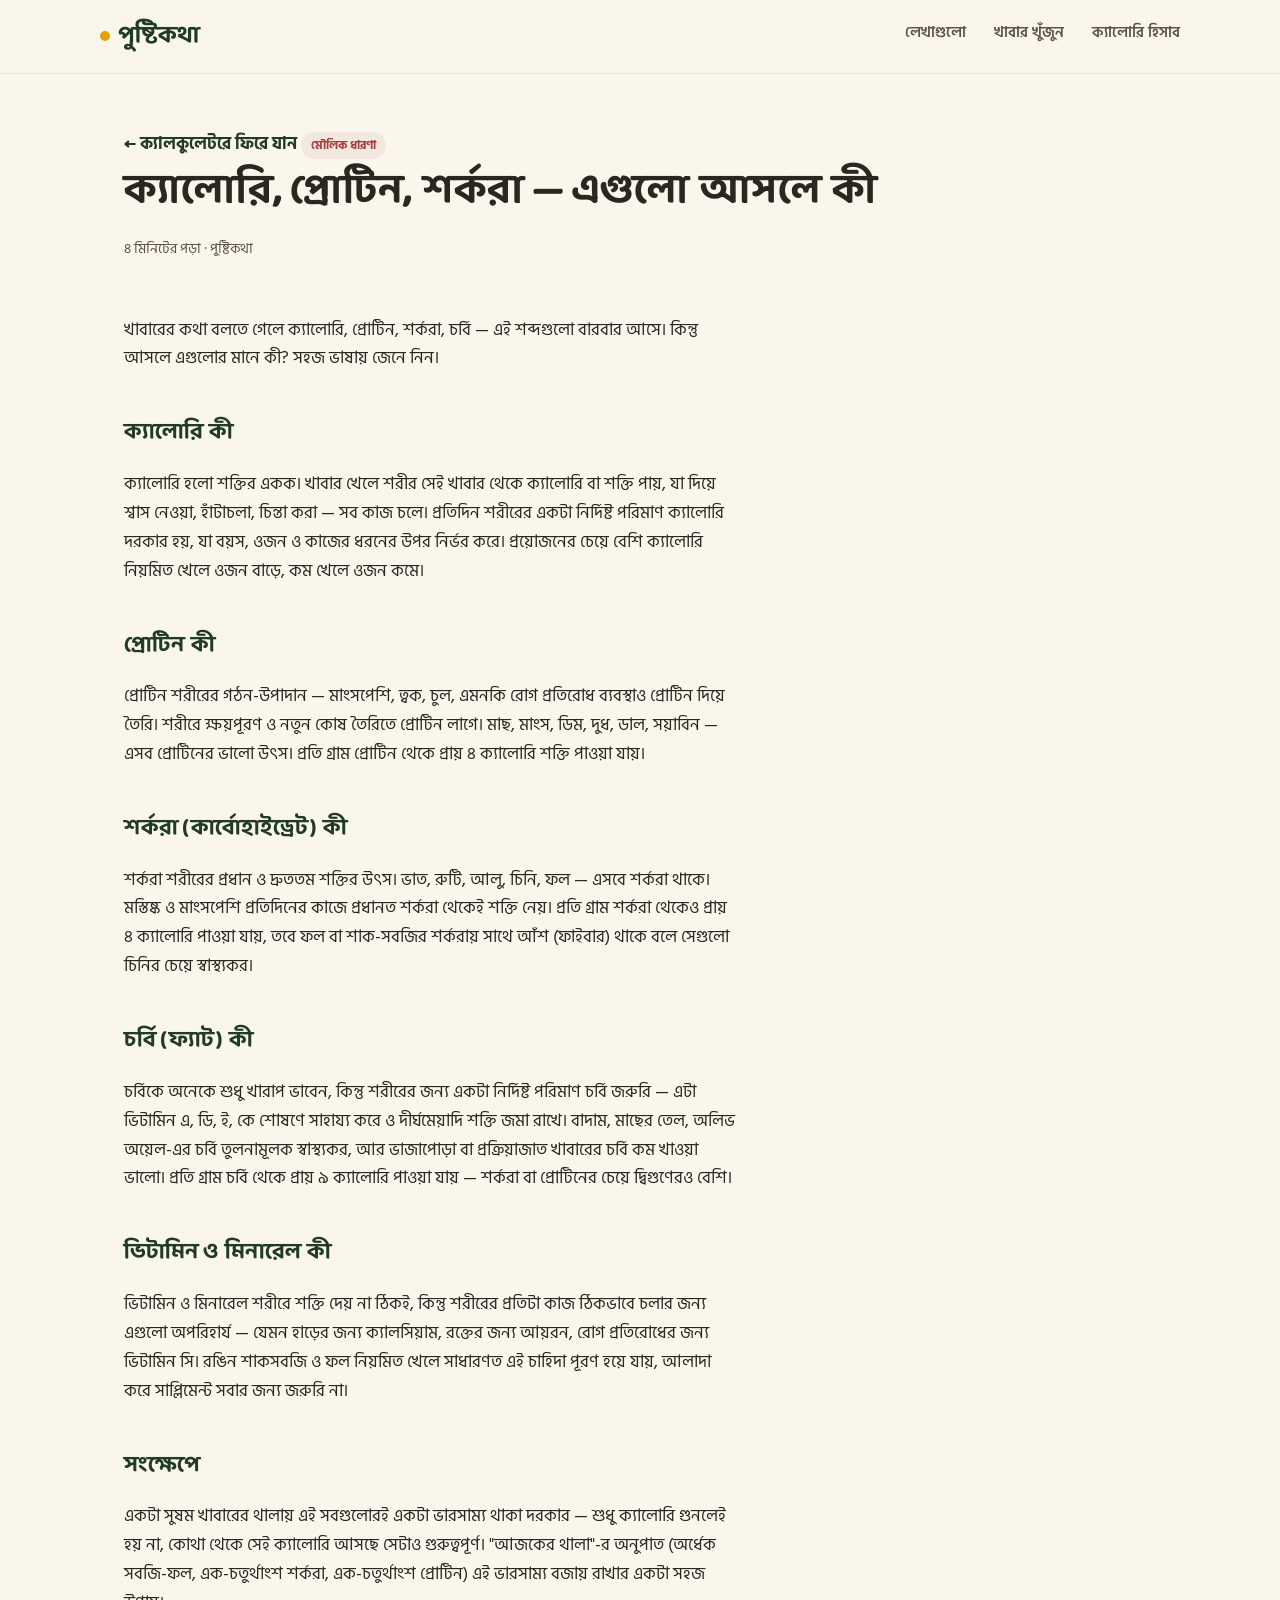
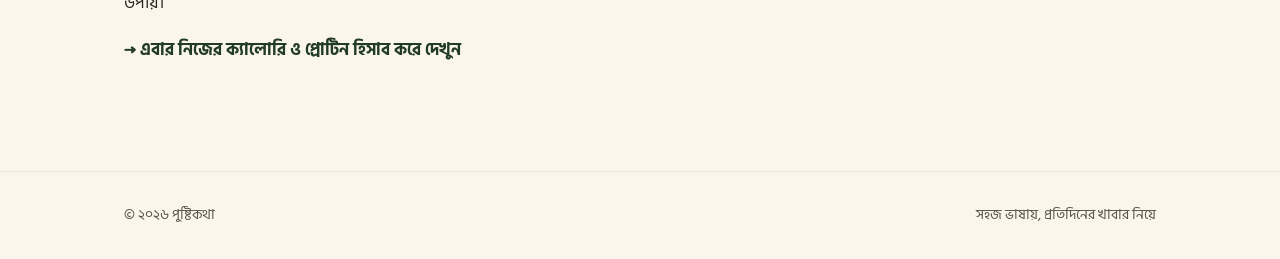
<file: khaddo-upadan.html>
<!DOCTYPE html>
<html lang="bn">
<head>
<meta charset="UTF-8">
<meta name="viewport" content="width=device-width, initial-scale=1.0">
<title>ক্যালোরি, প্রোটিন, শর্করা — এগুলো আসলে কী | পুষ্টিকথা</title>
<meta name="description" content="ক্যালোরি, প্রোটিন, শর্করা, চর্বি, ভিটামিন-মিনারেল — এই শব্দগুলোর মানে সহজ ভাষায়।">
<link rel="preconnect" href="https://fonts.googleapis.com">
<link rel="preconnect" href="https://fonts.gstatic.com" crossorigin>
<link href="https://fonts.googleapis.com/css2?family=Baloo+Da+2:wght@500;600;700;800&family=Hind+Siliguri:wght@400;500;600;700&display=swap" rel="stylesheet">
<link rel="stylesheet" href="style.css">
</head>
<body>

<header>
  <div class="wrap nav">
    <a href="index.html" class="logo"><span class="dot"></span>পুষ্টিকথা</a>
    <nav class="nav-links" id="navLinks">
      <a href="index.html#posts">লেখাগুলো</a>
      <a href="khabar-khoj.html">খাবার খুঁজুন</a>
      <a href="calorie-calculator.html">ক্যালোরি হিসাব</a>
    </nav>
    <button class="nav-toggle" id="navToggle" aria-label="মেনু খুলুন">☰</button>
  </div>
</header>

<main class="wrap">
  <div class="post-head">
    <a href="calorie-calculator.html" class="back-link">← ক্যালকুলেটরে ফিরে যান</a>
    <span class="tag">মৌলিক ধারণা</span>
    <h1>ক্যালোরি, প্রোটিন, শর্করা — এগুলো আসলে কী</h1>
    <p class="post-meta">৪ মিনিটের পড়া · পুষ্টিকথা</p>
  </div>

  <article class="post-body">
    <p>খাবারের কথা বলতে গেলে ক্যালোরি, প্রোটিন, শর্করা, চর্বি — এই শব্দগুলো বারবার আসে। কিন্তু আসলে এগুলোর মানে কী? সহজ ভাষায় জেনে নিন।</p>

    <h2>ক্যালোরি কী</h2>
    <p>ক্যালোরি হলো শক্তির একক। খাবার খেলে শরীর সেই খাবার থেকে ক্যালোরি বা শক্তি পায়, যা দিয়ে শ্বাস নেওয়া, হাঁটাচলা, চিন্তা করা — সব কাজ চলে। প্রতিদিন শরীরের একটা নির্দিষ্ট পরিমাণ ক্যালোরি দরকার হয়, যা বয়স, ওজন ও কাজের ধরনের উপর নির্ভর করে। প্রয়োজনের চেয়ে বেশি ক্যালোরি নিয়মিত খেলে ওজন বাড়ে, কম খেলে ওজন কমে।</p>

    <h2>প্রোটিন কী</h2>
    <p>প্রোটিন শরীরের গঠন-উপাদান — মাংসপেশি, ত্বক, চুল, এমনকি রোগ প্রতিরোধ ব্যবস্থাও প্রোটিন দিয়ে তৈরি। শরীরে ক্ষয়পূরণ ও নতুন কোষ তৈরিতে প্রোটিন লাগে। মাছ, মাংস, ডিম, দুধ, ডাল, সয়াবিন — এসব প্রোটিনের ভালো উৎস। প্রতি গ্রাম প্রোটিন থেকে প্রায় ৪ ক্যালোরি শক্তি পাওয়া যায়।</p>

    <h2>শর্করা (কার্বোহাইড্রেট) কী</h2>
    <p>শর্করা শরীরের প্রধান ও দ্রুততম শক্তির উৎস। ভাত, রুটি, আলু, চিনি, ফল — এসবে শর্করা থাকে। মস্তিষ্ক ও মাংসপেশি প্রতিদিনের কাজে প্রধানত শর্করা থেকেই শক্তি নেয়। প্রতি গ্রাম শর্করা থেকেও প্রায় ৪ ক্যালোরি পাওয়া যায়, তবে ফল বা শাক-সবজির শর্করায় সাথে আঁশ (ফাইবার) থাকে বলে সেগুলো চিনির চেয়ে স্বাস্থ্যকর।</p>

    <h2>চর্বি (ফ্যাট) কী</h2>
    <p>চর্বিকে অনেকে শুধু খারাপ ভাবেন, কিন্তু শরীরের জন্য একটা নির্দিষ্ট পরিমাণ চর্বি জরুরি — এটা ভিটামিন এ, ডি, ই, কে শোষণে সাহায্য করে ও দীর্ঘমেয়াদি শক্তি জমা রাখে। বাদাম, মাছের তেল, অলিভ অয়েল-এর চর্বি তুলনামূলক স্বাস্থ্যকর, আর ভাজাপোড়া বা প্রক্রিয়াজাত খাবারের চর্বি কম খাওয়া ভালো। প্রতি গ্রাম চর্বি থেকে প্রায় ৯ ক্যালোরি পাওয়া যায় — শর্করা বা প্রোটিনের চেয়ে দ্বিগুণেরও বেশি।</p>

    <h2>ভিটামিন ও মিনারেল কী</h2>
    <p>ভিটামিন ও মিনারেল শরীরে শক্তি দেয় না ঠিকই, কিন্তু শরীরের প্রতিটা কাজ ঠিকভাবে চলার জন্য এগুলো অপরিহার্য — যেমন হাড়ের জন্য ক্যালসিয়াম, রক্তের জন্য আয়রন, রোগ প্রতিরোধের জন্য ভিটামিন সি। রঙিন শাকসবজি ও ফল নিয়মিত খেলে সাধারণত এই চাহিদা পূরণ হয়ে যায়, আলাদা করে সাপ্লিমেন্ট সবার জন্য জরুরি না।</p>

    <h2>সংক্ষেপে</h2>
    <p>একটা সুষম খাবারের থালায় এই সবগুলোরই একটা ভারসাম্য থাকা দরকার — শুধু ক্যালোরি গুনলেই হয় না, কোথা থেকে সেই ক্যালোরি আসছে সেটাও গুরুত্বপূর্ণ। "আজকের থালা"-র অনুপাত (অর্ধেক সবজি-ফল, এক-চতুর্থাংশ শর্করা, এক-চতুর্থাংশ প্রোটিন) এই ভারসাম্য বজায় রাখার একটা সহজ উপায়।</p>

    <p><a href="calorie-calculator.html" class="back-link">→ এবার নিজের ক্যালোরি ও প্রোটিন হিসাব করে দেখুন</a></p>
  </article>
</main>

<footer>
  <div class="wrap footer-inner">
    <span>© ২০২৬ পুষ্টিকথা</span>
    <span>সহজ ভাষায়, প্রতিদিনের খাবার নিয়ে</span>
  </div>
</footer>

<script src="script.js"></script>
</body>
</html>
</file>
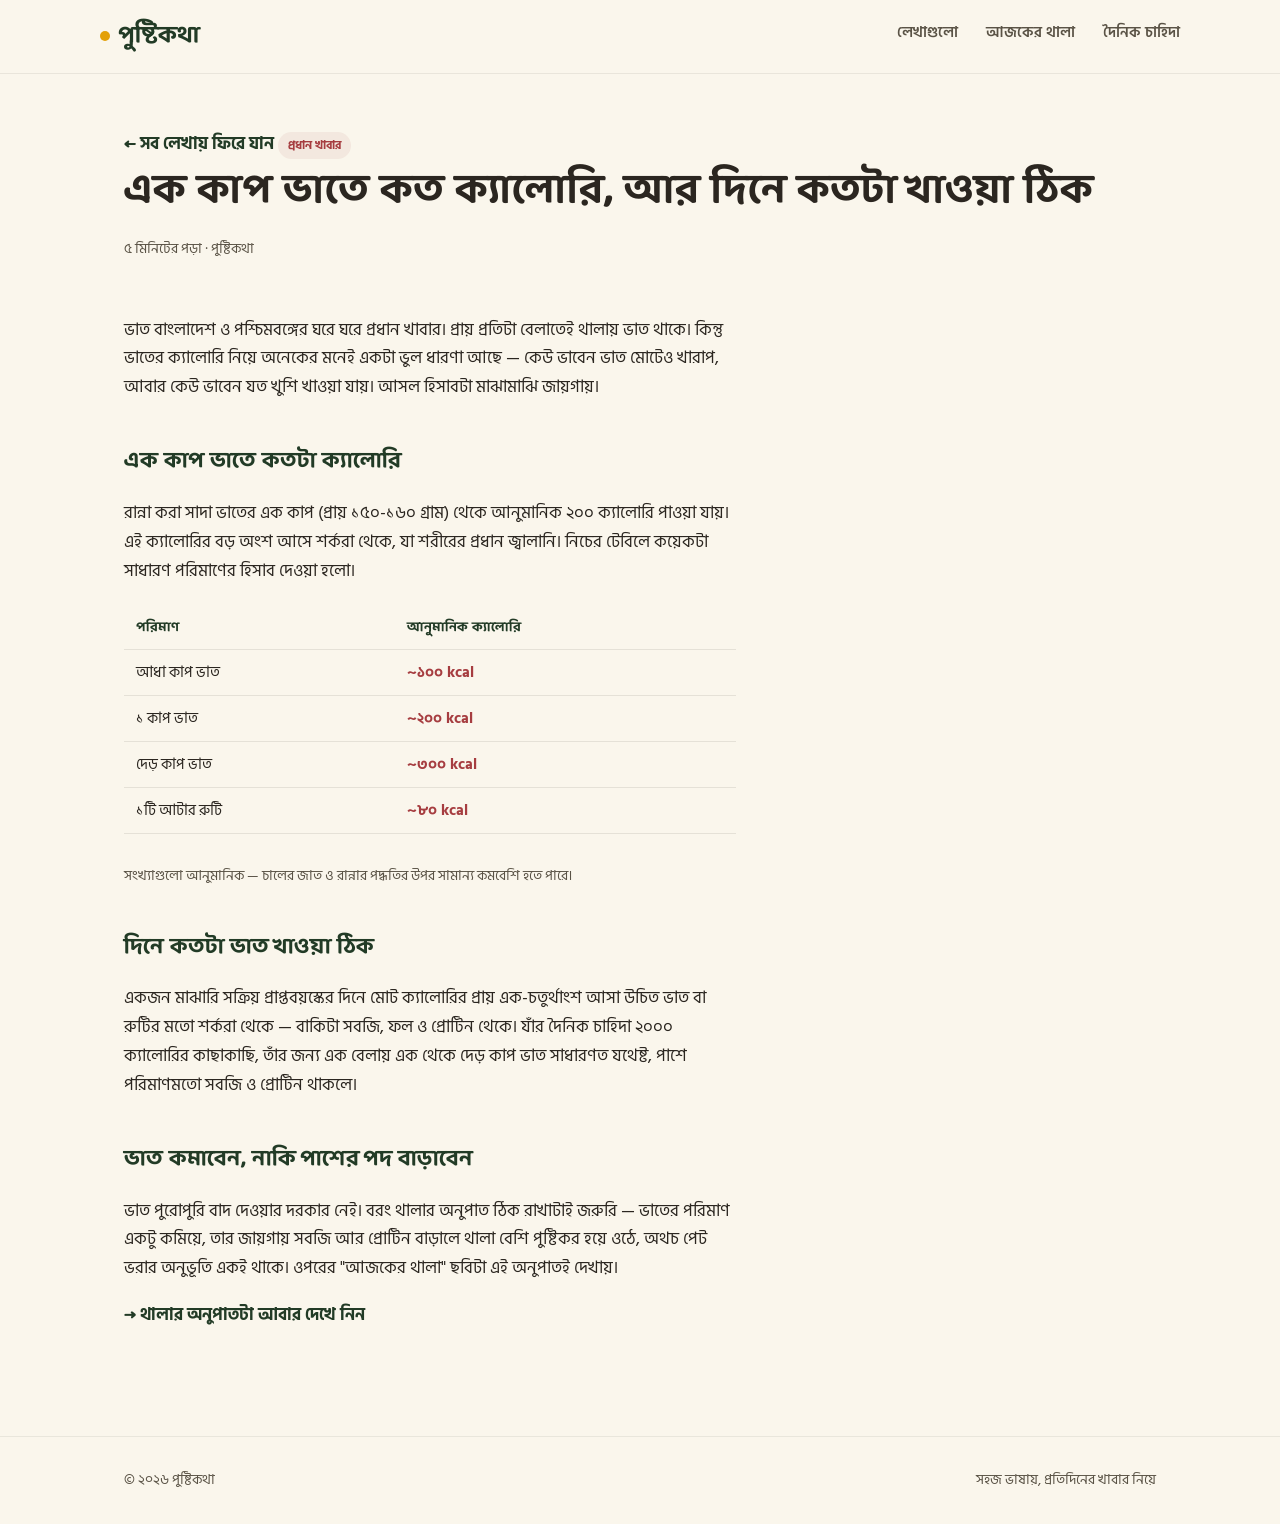
<file: post-bhat-o-calorie.html>
<!DOCTYPE html>
<html lang="bn">
<head>
<meta charset="UTF-8">
<meta name="viewport" content="width=device-width, initial-scale=1.0">
<title>এক কাপ ভাতে কত ক্যালোরি? | পুষ্টিকথা</title>
<link rel="preconnect" href="https://fonts.googleapis.com">
<link rel="preconnect" href="https://fonts.gstatic.com" crossorigin>
<link href="https://fonts.googleapis.com/css2?family=Baloo+Da+2:wght@500;600;700;800&family=Hind+Siliguri:wght@400;500;600;700&display=swap" rel="stylesheet">
<link rel="stylesheet" href="style.css">
</head>
<body>

<header>
  <div class="wrap nav">
    <a href="index.html" class="logo"><span class="dot"></span>পুষ্টিকথা</a>
    <nav class="nav-links" id="navLinks">
      <a href="index.html#posts">লেখাগুলো</a>
      <a href="index.html#plate">আজকের থালা</a>
      <a href="index.html#need">দৈনিক চাহিদা</a>
    </nav>
    <button class="nav-toggle" id="navToggle" aria-label="মেনু খুলুন">☰</button>
  </div>
</header>

<main class="wrap">
  <div class="post-head">
    <a href="index.html" class="back-link">← সব লেখায় ফিরে যান</a>
    <span class="tag">প্রধান খাবার</span>
    <h1>এক কাপ ভাতে কত ক্যালোরি, আর দিনে কতটা খাওয়া ঠিক</h1>
    <p class="post-meta">৫ মিনিটের পড়া · পুষ্টিকথা</p>
  </div>

  <article class="post-body">
    <p>ভাত বাংলাদেশ ও পশ্চিমবঙ্গের ঘরে ঘরে প্রধান খাবার। প্রায় প্রতিটা বেলাতেই থালায় ভাত থাকে। কিন্তু ভাতের ক্যালোরি নিয়ে অনেকের মনেই একটা ভুল ধারণা আছে — কেউ ভাবেন ভাত মোটেও খারাপ, আবার কেউ ভাবেন যত খুশি খাওয়া যায়। আসল হিসাবটা মাঝামাঝি জায়গায়।</p>

    <h2>এক কাপ ভাতে কতটা ক্যালোরি</h2>
    <p>রান্না করা সাদা ভাতের এক কাপ (প্রায় ১৫০-১৬০ গ্রাম) থেকে আনুমানিক ২০০ ক্যালোরি পাওয়া যায়। এই ক্যালোরির বড় অংশ আসে শর্করা থেকে, যা শরীরের প্রধান জ্বালানি। নিচের টেবিলে কয়েকটা সাধারণ পরিমাণের হিসাব দেওয়া হলো।</p>

    <table class="nutri">
      <thead>
        <tr><th>পরিমাণ</th><th>আনুমানিক ক্যালোরি</th></tr>
      </thead>
      <tbody>
        <tr><td>আধা কাপ ভাত</td><td class="num">~১০০ kcal</td></tr>
        <tr><td>১ কাপ ভাত</td><td class="num">~২০০ kcal</td></tr>
        <tr><td>দেড় কাপ ভাত</td><td class="num">~৩০০ kcal</td></tr>
        <tr><td>১টি আটার রুটি</td><td class="num">~৮০ kcal</td></tr>
      </tbody>
    </table>
    <p class="post-meta">সংখ্যাগুলো আনুমানিক — চালের জাত ও রান্নার পদ্ধতির উপর সামান্য কমবেশি হতে পারে।</p>

    <h2>দিনে কতটা ভাত খাওয়া ঠিক</h2>
    <p>একজন মাঝারি সক্রিয় প্রাপ্তবয়স্কের দিনে মোট ক্যালোরির প্রায় এক-চতুর্থাংশ আসা উচিত ভাত বা রুটির মতো শর্করা থেকে — বাকিটা সবজি, ফল ও প্রোটিন থেকে। যাঁর দৈনিক চাহিদা ২০০০ ক্যালোরির কাছাকাছি, তাঁর জন্য এক বেলায় এক থেকে দেড় কাপ ভাত সাধারণত যথেষ্ট, পাশে পরিমাণমতো সবজি ও প্রোটিন থাকলে।</p>

    <h2>ভাত কমাবেন, নাকি পাশের পদ বাড়াবেন</h2>
    <p>ভাত পুরোপুরি বাদ দেওয়ার দরকার নেই। বরং থালার অনুপাত ঠিক রাখাটাই জরুরি — ভাতের পরিমাণ একটু কমিয়ে, তার জায়গায় সবজি আর প্রোটিন বাড়ালে থালা বেশি পুষ্টিকর হয়ে ওঠে, অথচ পেট ভরার অনুভূতি একই থাকে। ওপরের "আজকের থালা" ছবিটা এই অনুপাতই দেখায়।</p>

    <p><a href="index.html#plate" class="back-link">→ থালার অনুপাতটা আবার দেখে নিন</a></p>
  </article>
</main>

<footer>
  <div class="wrap footer-inner">
    <span>© ২০২৬ পুষ্টিকথা</span>
    <span>সহজ ভাষায়, প্রতিদিনের খাবার নিয়ে</span>
  </div>
</footer>

<script src="script.js"></script>
</body>
</html>
</file>
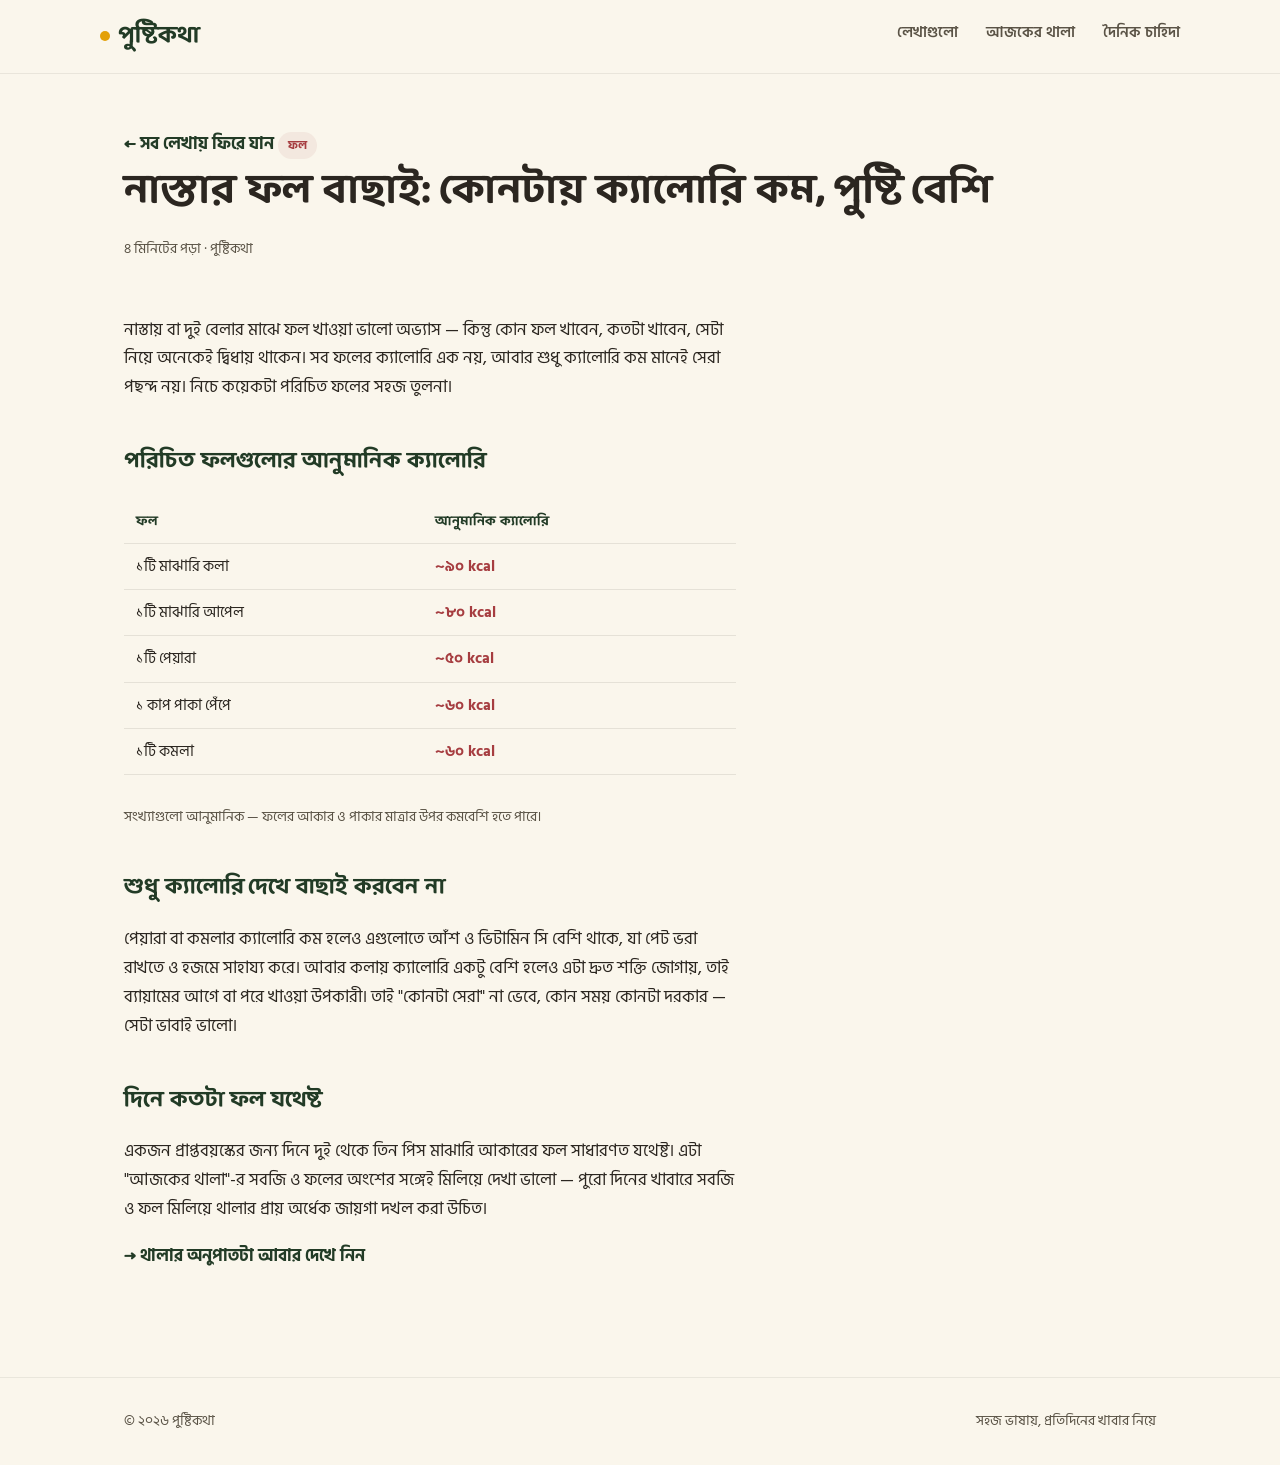
<file: post-nastar-fol.html>
<!DOCTYPE html>
<html lang="bn">
<head>
<meta charset="UTF-8">
<meta name="viewport" content="width=device-width, initial-scale=1.0">
<title>নাস্তার ফল বাছাই: কোনটায় ক্যালোরি কম, পুষ্টি বেশি | পুষ্টিকথা</title>
<link rel="preconnect" href="https://fonts.googleapis.com">
<link rel="preconnect" href="https://fonts.gstatic.com" crossorigin>
<link href="https://fonts.googleapis.com/css2?family=Baloo+Da+2:wght@500;600;700;800&family=Hind+Siliguri:wght@400;500;600;700&display=swap" rel="stylesheet">
<link rel="stylesheet" href="style.css">
</head>
<body>

<header>
  <div class="wrap nav">
    <a href="index.html" class="logo"><span class="dot"></span>পুষ্টিকথা</a>
    <nav class="nav-links" id="navLinks">
      <a href="index.html#posts">লেখাগুলো</a>
      <a href="index.html#plate">আজকের থালা</a>
      <a href="index.html#need">দৈনিক চাহিদা</a>
    </nav>
    <button class="nav-toggle" id="navToggle" aria-label="মেনু খুলুন">☰</button>
  </div>
</header>

<main class="wrap">
  <div class="post-head">
    <a href="index.html" class="back-link">← সব লেখায় ফিরে যান</a>
    <span class="tag">ফল</span>
    <h1>নাস্তার ফল বাছাই: কোনটায় ক্যালোরি কম, পুষ্টি বেশি</h1>
    <p class="post-meta">৪ মিনিটের পড়া · পুষ্টিকথা</p>
  </div>

  <article class="post-body">
    <p>নাস্তায় বা দুই বেলার মাঝে ফল খাওয়া ভালো অভ্যাস — কিন্তু কোন ফল খাবেন, কতটা খাবেন, সেটা নিয়ে অনেকেই দ্বিধায় থাকেন। সব ফলের ক্যালোরি এক নয়, আবার শুধু ক্যালোরি কম মানেই সেরা পছন্দ নয়। নিচে কয়েকটা পরিচিত ফলের সহজ তুলনা।</p>

    <h2>পরিচিত ফলগুলোর আনুমানিক ক্যালোরি</h2>
    <table class="nutri">
      <thead>
        <tr><th>ফল</th><th>আনুমানিক ক্যালোরি</th></tr>
      </thead>
      <tbody>
        <tr><td>১টি মাঝারি কলা</td><td class="num">~৯০ kcal</td></tr>
        <tr><td>১টি মাঝারি আপেল</td><td class="num">~৮০ kcal</td></tr>
        <tr><td>১টি পেয়ারা</td><td class="num">~৫০ kcal</td></tr>
        <tr><td>১ কাপ পাকা পেঁপে</td><td class="num">~৬০ kcal</td></tr>
        <tr><td>১টি কমলা</td><td class="num">~৬০ kcal</td></tr>
      </tbody>
    </table>
    <p class="post-meta">সংখ্যাগুলো আনুমানিক — ফলের আকার ও পাকার মাত্রার উপর কমবেশি হতে পারে।</p>

    <h2>শুধু ক্যালোরি দেখে বাছাই করবেন না</h2>
    <p>পেয়ারা বা কমলার ক্যালোরি কম হলেও এগুলোতে আঁশ ও ভিটামিন সি বেশি থাকে, যা পেট ভরা রাখতে ও হজমে সাহায্য করে। আবার কলায় ক্যালোরি একটু বেশি হলেও এটা দ্রুত শক্তি জোগায়, তাই ব্যায়ামের আগে বা পরে খাওয়া উপকারী। তাই "কোনটা সেরা" না ভেবে, কোন সময় কোনটা দরকার — সেটা ভাবাই ভালো।</p>

    <h2>দিনে কতটা ফল যথেষ্ট</h2>
    <p>একজন প্রাপ্তবয়স্কের জন্য দিনে দুই থেকে তিন পিস মাঝারি আকারের ফল সাধারণত যথেষ্ট। এটা "আজকের থালা"-র সবজি ও ফলের অংশের সঙ্গেই মিলিয়ে দেখা ভালো — পুরো দিনের খাবারে সবজি ও ফল মিলিয়ে থালার প্রায় অর্ধেক জায়গা দখল করা উচিত।</p>

    <p><a href="index.html#plate" class="back-link">→ থালার অনুপাতটা আবার দেখে নিন</a></p>
  </article>
</main>

<footer>
  <div class="wrap footer-inner">
    <span>© ২০২৬ পুষ্টিকথা</span>
    <span>সহজ ভাষায়, প্রতিদিনের খাবার নিয়ে</span>
  </div>
</footer>

<script src="script.js"></script>
</body>
</html>
</file>
<file: style.css>
/* =========================================================
   পুষ্টিকথা — Design tokens
   Palette: rice white / ink / forest green / turmeric gold / brick maroon
   Type: Baloo Da 2 (display) + Hind Siliguri (body)
   ========================================================= */

:root {
  --rice: #FAF6EC;
  --rice-deep: #F2EBD9;
  --ink: #2B2620;
  --ink-soft: #5A5346;
  --forest: #2F5233;
  --forest-deep: #223B26;
  --turmeric: #E3A008;
  --brick: #A63D40;
  --sage: #EEF3E1;

  --display: "Baloo Da 2", "Hind Siliguri", sans-serif;
  --body: "Hind Siliguri", "Baloo Da 2", sans-serif;

  --radius: 18px;
  --shadow: 0 6px 24px rgba(43, 38, 32, 0.08);
}

* { box-sizing: border-box; }

html { scroll-behavior: smooth; }

body {
  margin: 0;
  background: var(--rice);
  color: var(--ink);
  font-family: var(--body);
  font-size: 17px;
  line-height: 1.7;
  -webkit-font-smoothing: antialiased;
}

img { max-width: 100%; display: block; }

a { color: inherit; text-decoration: none; }

.wrap {
  max-width: 1080px;
  margin: 0 auto;
  padding: 0 24px;
}

/* ---------- Header ---------- */

header {
  position: sticky;
  top: 0;
  z-index: 20;
  background: rgba(250, 246, 236, 0.92);
  backdrop-filter: blur(6px);
  border-bottom: 1px solid rgba(43, 38, 32, 0.08);
}

.nav {
  display: flex;
  align-items: center;
  justify-content: space-between;
  padding: 16px 0;
}

.logo {
  font-family: var(--display);
  font-weight: 700;
  font-size: 1.5rem;
  color: var(--forest-deep);
  display: flex;
  align-items: center;
  gap: 8px;
}

.logo span.dot {
  width: 10px;
  height: 10px;
  border-radius: 50%;
  background: var(--turmeric);
  display: inline-block;
}

.nav-links {
  display: flex;
  gap: 28px;
  font-weight: 600;
  font-size: 0.95rem;
}

.nav-links a {
  color: var(--ink-soft);
  border-bottom: 2px solid transparent;
  padding-bottom: 4px;
  transition: color 0.2s, border-color 0.2s;
}

.nav-links a:hover,
.nav-links a:focus-visible {
  color: var(--forest-deep);
  border-color: var(--turmeric);
}

.nav-toggle {
  display: none;
  background: none;
  border: none;
  font-size: 1.6rem;
  color: var(--forest-deep);
  cursor: pointer;
}

/* ---------- Hero ---------- */

.hero {
  padding: 72px 0 48px;
}

.hero-inner {
  display: grid;
  grid-template-columns: 1.1fr 0.9fr;
  gap: 48px;
  align-items: center;
}

.eyebrow {
  display: inline-block;
  font-weight: 700;
  font-size: 0.85rem;
  letter-spacing: 0.04em;
  color: var(--brick);
  background: rgba(166, 61, 64, 0.08);
  padding: 6px 14px;
  border-radius: 999px;
  margin-bottom: 18px;
}

h1 {
  font-family: var(--display);
  font-size: clamp(2.2rem, 4vw, 3.2rem);
  line-height: 1.2;
  margin: 0 0 20px;
  color: var(--ink);
}

h1 em {
  font-style: normal;
  color: var(--forest);
  position: relative;
}

.hero p.lede {
  font-size: 1.1rem;
  color: var(--ink-soft);
  max-width: 46ch;
  margin: 0 0 28px;
}

.btn {
  display: inline-flex;
  align-items: center;
  gap: 8px;
  font-family: var(--display);
  font-weight: 600;
  font-size: 1rem;
  padding: 13px 26px;
  border-radius: 999px;
  border: none;
  cursor: pointer;
  transition: transform 0.15s ease, box-shadow 0.15s ease;
}

.btn-primary {
  background: var(--forest-deep);
  color: var(--rice);
}

.btn-primary:hover { transform: translateY(-2px); box-shadow: 0 8px 20px rgba(34,59,38,0.28); }

.btn-ghost {
  background: transparent;
  color: var(--forest-deep);
  border: 2px solid var(--forest-deep);
}

.btn-ghost:hover { background: var(--forest-deep); color: var(--rice); }

/* ---------- Signature: আজকের থালা (plate diagram) ---------- */

.plate-card {
  background: var(--sage);
  border-radius: 24px;
  padding: 28px;
  box-shadow: var(--shadow);
}

.plate-card h3 {
  font-family: var(--display);
  margin: 0 0 4px;
  font-size: 1.15rem;
  color: var(--forest-deep);
}

.plate-card .sub {
  font-size: 0.85rem;
  color: var(--ink-soft);
  margin-bottom: 20px;
}

.plate {
  --p1: 50%;
  --p2: 75%;
  width: 220px;
  height: 220px;
  margin: 0 auto 20px;
  border-radius: 50%;
  background: conic-gradient(
    var(--forest) 0% var(--p1),
    var(--turmeric) var(--p1) var(--p2),
    var(--brick) var(--p2) 100%
  );
  position: relative;
  box-shadow: inset 0 0 0 10px var(--rice), 0 8px 20px rgba(43,38,32,0.15);
}

.plate::after {
  content: "";
  position: absolute;
  inset: 34%;
  background: var(--sage);
  border-radius: 50%;
  box-shadow: inset 0 2px 6px rgba(43,38,32,0.12);
}

.plate-legend {
  display: flex;
  flex-direction: column;
  gap: 10px;
}

.plate-legend .row {
  display: flex;
  align-items: center;
  gap: 10px;
  padding: 8px 10px;
  border-radius: 10px;
  cursor: default;
  transition: background 0.2s;
}

.plate-legend .row:hover { background: rgba(43,38,32,0.05); }

.swatch {
  width: 14px;
  height: 14px;
  border-radius: 4px;
  flex-shrink: 0;
}

.plate-legend .row .label { font-weight: 600; font-size: 0.92rem; }
.plate-legend .row .note { font-size: 0.8rem; color: var(--ink-soft); margin-inline-start: auto; text-align: end; }

/* ---------- Section headings ---------- */

section { padding: 40px 0; }

.section-head {
  display: flex;
  align-items: baseline;
  justify-content: space-between;
  margin-bottom: 28px;
  flex-wrap: wrap;
  gap: 12px;
}

.section-head h2 {
  font-family: var(--display);
  font-size: 1.8rem;
  margin: 0;
  color: var(--forest-deep);
}

.section-head p {
  color: var(--ink-soft);
  margin: 0;
  font-size: 0.95rem;
}

/* ---------- Blog cards (nutrition-label style) ---------- */

.grid {
  display: grid;
  grid-template-columns: repeat(3, 1fr);
  gap: 22px;
}

.card {
  background: #fff;
  border-radius: var(--radius);
  overflow: hidden;
  box-shadow: var(--shadow);
  display: flex;
  flex-direction: column;
  transition: transform 0.18s ease, box-shadow 0.18s ease;
}

.card:hover { transform: translateY(-4px); box-shadow: 0 14px 30px rgba(43,38,32,0.14); }

.kcal-tag {
  display: flex;
  align-items: baseline;
  justify-content: space-between;
  background: var(--forest-deep);
  color: var(--rice);
  padding: 14px 18px;
}

.kcal-tag .num {
  font-family: var(--display);
  font-size: 1.6rem;
  font-weight: 700;
}

.kcal-tag .unit {
  font-size: 0.75rem;
  color: rgba(250,246,236,0.75);
}

.card-body { padding: 18px 18px 22px; flex: 1; display: flex; flex-direction: column; }

.tag {
  align-self: flex-start;
  font-size: 0.75rem;
  font-weight: 700;
  color: var(--brick);
  background: rgba(166,61,64,0.08);
  padding: 4px 10px;
  border-radius: 999px;
  margin-bottom: 10px;
}

.card h3 {
  font-family: var(--display);
  font-size: 1.15rem;
  margin: 0 0 8px;
  color: var(--ink);
}

.card p {
  color: var(--ink-soft);
  font-size: 0.92rem;
  margin: 0 0 16px;
  flex: 1;
}

.card .read {
  font-weight: 700;
  font-size: 0.9rem;
  color: var(--forest-deep);
  display: inline-flex;
  align-items: center;
  gap: 6px;
}

/* ---------- Daily need strip ---------- */

.need-strip {
  background: var(--forest-deep);
  border-radius: 24px;
  padding: 36px;
  color: var(--rice);
  display: grid;
  grid-template-columns: repeat(4, 1fr);
  gap: 20px;
}

.need-strip .item { text-align: center; }

.need-strip .item .n {
  font-family: var(--display);
  font-size: 2rem;
  color: var(--turmeric);
}

.need-strip .item .l {
  font-size: 0.85rem;
  color: rgba(250,246,236,0.8);
  margin-top: 4px;
}

.need-note {
  text-align: center;
  font-size: 0.82rem;
  color: var(--ink-soft);
  margin-top: 14px;
}

/* ---------- Footer ---------- */

footer {
  border-top: 1px solid rgba(43,38,32,0.08);
  padding: 32px 0;
  margin-top: 40px;
}

.footer-inner {
  display: flex;
  justify-content: space-between;
  align-items: center;
  flex-wrap: wrap;
  gap: 12px;
  font-size: 0.85rem;
  color: var(--ink-soft);
}

/* ---------- Post page ---------- */

.post-head {
  padding: 56px 0 24px;
}

.post-head .tag { margin-bottom: 14px; }

.post-head h1 { font-size: clamp(1.9rem, 4vw, 2.6rem); }

.post-meta {
  font-size: 0.88rem;
  color: var(--ink-soft);
}

.post-body {
  max-width: 68ch;
  padding-bottom: 40px;
}

.post-body h2 {
  font-family: var(--display);
  color: var(--forest-deep);
  font-size: 1.4rem;
  margin-top: 40px;
}

.post-body p { margin-bottom: 18px; }

table.nutri {
  width: 100%;
  border-collapse: collapse;
  margin: 20px 0 30px;
  font-size: 0.92rem;
}

table.nutri th, table.nutri td {
  text-align: start;
  padding: 10px 12px;
  border-bottom: 1px solid rgba(43,38,32,0.1);
}

table.nutri th {
  font-family: var(--display);
  color: var(--forest-deep);
  font-size: 0.85rem;
}

table.nutri td.num { font-weight: 700; color: var(--brick); }

.back-link {
  display: inline-flex;
  gap: 6px;
  font-weight: 700;
  color: var(--forest-deep);
  margin-bottom: 8px;
}

/* ---------- Responsive ---------- */

@media (max-width: 860px) {
  .hero-inner { grid-template-columns: 1fr; }
  .grid { grid-template-columns: repeat(2, 1fr); }
  .need-strip { grid-template-columns: repeat(2, 1fr); }
}

@media (max-width: 600px) {
  .nav-links {
    position: absolute;
    top: 100%;
    left: 0;
    right: 0;
    background: var(--rice);
    flex-direction: column;
    padding: 20px 24px;
    gap: 16px;
    display: none;
    border-bottom: 1px solid rgba(43,38,32,0.08);
  }
  .nav-links.open { display: flex; }
  .nav-toggle { display: block; }
  .grid { grid-template-columns: 1fr; }
  .need-strip { grid-template-columns: 1fr 1fr; }
}

@media (prefers-reduced-motion: reduce) {
  * { transition: none !important; scroll-behavior: auto !important; }
}

a:focus-visible, button:focus-visible {
  outline: 3px solid var(--turmeric);
  outline-offset: 2px;
}

/* ---------- খাবার খুঁজুন (food lookup) ---------- */

.search-hero {
  padding: 56px 0 24px;
  text-align: center;
}

.search-hero h1 { margin-bottom: 10px; }

.search-hero p.lede { margin: 0 auto 32px; }

.search-box {
  position: relative;
  max-width: 520px;
  margin: 0 auto;
}

.search-input {
  width: 100%;
  font-family: var(--body);
  font-size: 1.05rem;
  padding: 16px 22px;
  border-radius: 999px;
  border: 2px solid rgba(43,38,32,0.12);
  background: #fff;
  color: var(--ink);
  box-shadow: var(--shadow);
}

.search-input:focus {
  outline: none;
  border-color: var(--forest);
}

.suggestions {
  margin-top: 10px;
  display: flex;
  flex-wrap: wrap;
  gap: 8px;
  justify-content: center;
}

.suggestion-item {
  font-family: var(--body);
  font-weight: 600;
  font-size: 0.9rem;
  padding: 8px 16px;
  border-radius: 999px;
  background: var(--sage);
  color: var(--forest-deep);
  border: none;
  cursor: pointer;
  transition: background 0.15s;
}

.suggestion-item:hover { background: var(--turmeric); color: #fff; }

.no-result {
  text-align: center;
  color: var(--ink-soft);
  font-size: 0.9rem;
  margin-top: 10px;
}

.food-detail {
  max-width: 640px;
  margin: 32px auto 60px;
  background: #fff;
  border-radius: 24px;
  overflow: hidden;
  box-shadow: var(--shadow);
  display: none;
}

.food-detail.show { display: block; }

.food-detail-head {
  background: var(--forest-deep);
  color: var(--rice);
  padding: 22px 26px;
  display: flex;
  align-items: center;
  justify-content: space-between;
}

.food-detail-head h2 {
  font-family: var(--display);
  margin: 0;
  font-size: 1.5rem;
}

.food-detail-head .type-tag {
  font-size: 0.75rem;
  font-weight: 700;
  background: rgba(250,246,236,0.15);
  padding: 4px 12px;
  border-radius: 999px;
  margin-top: 6px;
  display: inline-block;
}

.food-detail-head .kcal-big {
  text-align: end;
}

.food-detail-head .kcal-big .num {
  font-family: var(--display);
  font-size: 1.5rem;
  font-weight: 700;
  color: var(--turmeric);
}

.food-detail-body { padding: 22px 26px 28px; }

.food-section { margin-bottom: 18px; }

.food-section:last-child { margin-bottom: 0; }

.food-section .head {
  display: flex;
  align-items: center;
  gap: 8px;
  font-family: var(--display);
  font-weight: 600;
  font-size: 0.98rem;
  margin-bottom: 6px;
}

.food-section.benefit .head { color: var(--forest-deep); }
.food-section.drawback .head { color: var(--brick); }
.food-section.time .head { color: var(--turmeric); }

.food-section p {
  margin: 0;
  color: var(--ink-soft);
  font-size: 0.92rem;
}

.dot-sm {
  width: 9px;
  height: 9px;
  border-radius: 50%;
  display: inline-block;
  flex-shrink: 0;
}

.food-section.benefit .dot-sm { background: var(--forest); }
.food-section.drawback .dot-sm { background: var(--brick); }
.food-section.time .dot-sm { background: var(--turmeric); }

@media (max-width: 600px) {
  .food-detail-head { flex-direction: column; align-items: flex-start; gap: 10px; }
  .food-detail-head .kcal-big { text-align: start; }
}

/* ---------- ক্যালকুলেটর পেজ ---------- */

.calc-form {
  max-width: 560px;
  margin: 0 auto;
  background: var(--sage);
  border-radius: 24px;
  padding: 28px;
  box-shadow: var(--shadow);
}

.calc-row {
  display: grid;
  grid-template-columns: 1fr 1fr;
  gap: 14px;
  margin-bottom: 14px;
}

.calc-field label {
  display: block;
  font-weight: 700;
  font-size: 0.85rem;
  color: var(--forest-deep);
  margin-bottom: 6px;
}

.calc-field input, .calc-field select {
  width: 100%;
  font-family: var(--body);
  font-size: 1rem;
  padding: 12px 14px;
  border-radius: 12px;
  border: 2px solid rgba(43,38,32,0.12);
  background: #fff;
  color: var(--ink);
}

.calc-field input:focus, .calc-field select:focus {
  outline: none;
  border-color: var(--forest);
}

.calc-submit {
  width: 100%;
  margin-top: 6px;
}

.calc-result {
  max-width: 640px;
  margin: 32px auto 0;
  display: none;
}

.calc-result.show { display: block; }

.result-top {
  display: grid;
  grid-template-columns: 1fr 1fr;
  gap: 16px;
  margin-bottom: 20px;
}

.result-card {
  background: var(--forest-deep);
  color: var(--rice);
  border-radius: 20px;
  padding: 22px;
  text-align: center;
}

.result-card .n {
  font-family: var(--display);
  font-size: 2rem;
  color: var(--turmeric);
}

.result-card .l {
  font-size: 0.85rem;
  color: rgba(250,246,236,0.85);
  margin-top: 4px;
}

.plate-breakdown {
  display: flex;
  flex-direction: column;
  gap: 10px;
  margin-bottom: 30px;
}

.plate-breakdown .row {
  display: flex;
  align-items: center;
  gap: 12px;
  background: #fff;
  border-radius: 14px;
  padding: 14px 18px;
  box-shadow: var(--shadow);
}

.plate-breakdown .row .swatch { width: 14px; height: 14px; border-radius: 4px; flex-shrink: 0; }
.plate-breakdown .row .label { font-weight: 700; flex: 1; font-size: 0.92rem; }
.plate-breakdown .row .val { font-family: var(--display); color: var(--forest-deep); font-weight: 700; }

.protein-table-wrap {
  overflow-x: auto;
}

table.protein-table {
  width: 100%;
  border-collapse: collapse;
  background: #fff;
  border-radius: 16px;
  overflow: hidden;
  box-shadow: var(--shadow);
  font-size: 0.9rem;
}

table.protein-table th, table.protein-table td {
  text-align: start;
  padding: 12px 14px;
  border-bottom: 1px solid rgba(43,38,32,0.08);
  white-space: nowrap;
}

table.protein-table th {
  font-family: var(--display);
  background: var(--sage);
  color: var(--forest-deep);
  font-size: 0.82rem;
}

table.protein-table td.protein-val { color: var(--brick); font-weight: 700; }

.calc-disclaimer {
  font-size: 0.82rem;
  color: var(--ink-soft);
  text-align: center;
  margin-top: 18px;
}
</file>
